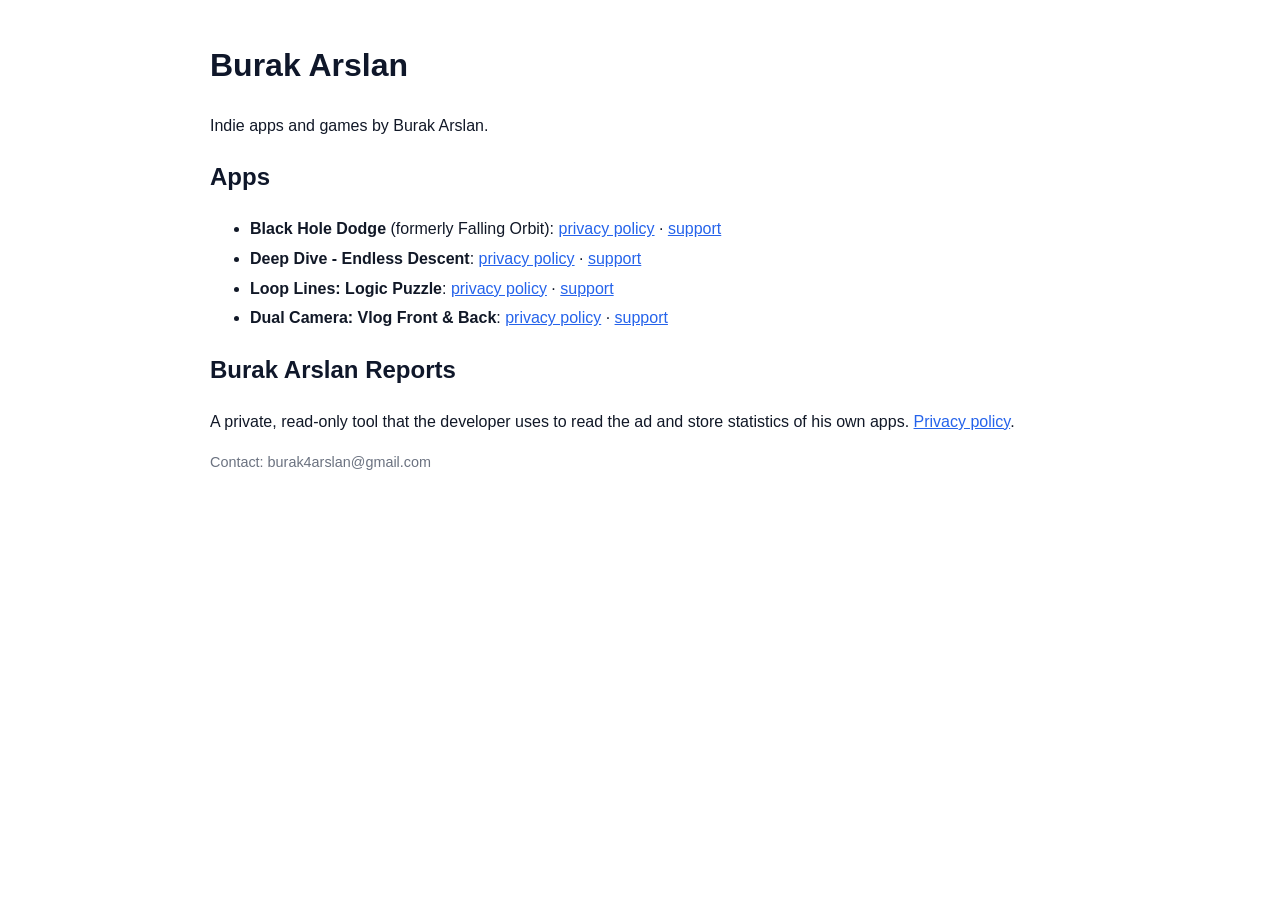
<file: index.html>
<!doctype html>
<html lang="en">
<head>
  <meta charset="utf-8">
  <meta name="viewport" content="width=device-width, initial-scale=1">
  <title>Burak Arslan</title>
  <link rel="stylesheet" href="style.css">
</head>
<body>
  <h1>Burak Arslan</h1>
  <p>Indie apps and games by Burak Arslan.</p>

  <h2>Apps</h2>
  <ul>
    <li><strong>Black Hole Dodge</strong> (formerly Falling Orbit):
      <a href="AppInfos/fo-privacy-policy.html">privacy policy</a> ·
      <a href="AppInfos/fo-support.html">support</a></li>
    <li><strong>Deep Dive - Endless Descent</strong>:
      <a href="AppInfos/dd-privacy-policy.html">privacy policy</a> ·
      <a href="AppInfos/dd-support.html">support</a></li>
    <li><strong>Loop Lines: Logic Puzzle</strong>:
      <a href="AppInfos/looplines-privacy-policy.html">privacy policy</a> ·
      <a href="AppInfos/looplines-support.html">support</a></li>
    <li><strong>Dual Camera: Vlog Front &amp; Back</strong>:
      <a href="AppInfos/dualcam-privacy-policy.html">privacy policy</a> ·
      <a href="AppInfos/dualcam-support.html">support</a></li>
  </ul>

  <h2>Burak Arslan Reports</h2>
  <p>A private, read-only tool that the developer uses to read the ad and store statistics of his own apps.
    <a href="reports-privacy.html">Privacy policy</a>.</p>

  <p class="muted">Contact: burak4arslan@gmail.com</p>
</body>
</html>
</file>
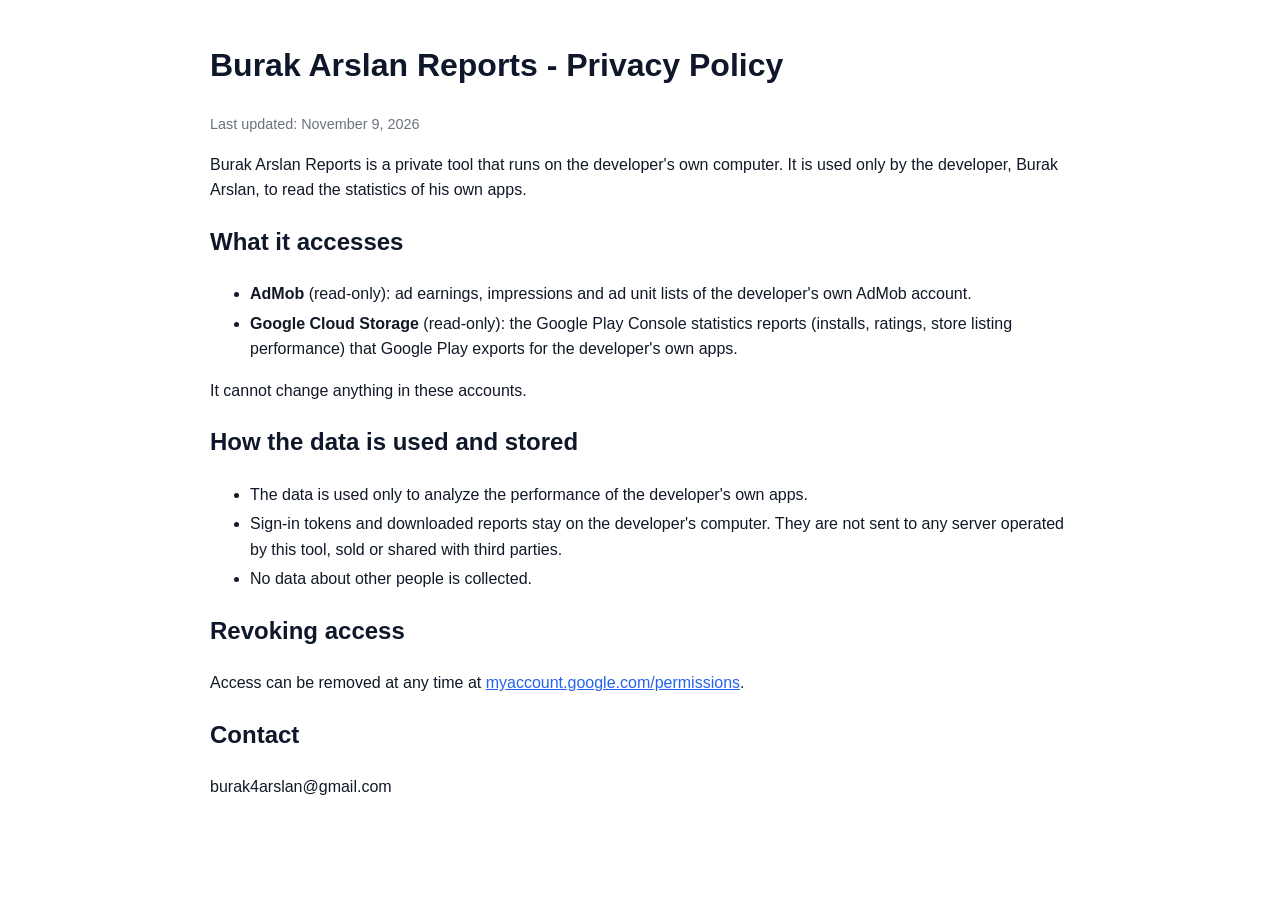
<file: reports-privacy.html>
<!doctype html>
<html lang="en">
<head>
  <meta charset="utf-8">
  <meta name="viewport" content="width=device-width, initial-scale=1">
  <title>Burak Arslan Reports - Privacy Policy</title>
  <link rel="stylesheet" href="style.css">
</head>
<body>
  <h1>Burak Arslan Reports - Privacy Policy</h1>
  <p class="muted">Last updated: November 9, 2026</p>

  <p>Burak Arslan Reports is a private tool that runs on the developer's own computer. It is used only by the
    developer, Burak Arslan, to read the statistics of his own apps.</p>

  <h2>What it accesses</h2>
  <ul>
    <li><strong>AdMob</strong> (read-only): ad earnings, impressions and ad unit lists of the developer's own AdMob account.</li>
    <li><strong>Google Cloud Storage</strong> (read-only): the Google Play Console statistics reports (installs, ratings,
      store listing performance) that Google Play exports for the developer's own apps.</li>
  </ul>
  <p>It cannot change anything in these accounts.</p>

  <h2>How the data is used and stored</h2>
  <ul>
    <li>The data is used only to analyze the performance of the developer's own apps.</li>
    <li>Sign-in tokens and downloaded reports stay on the developer's computer. They are not sent to any server
      operated by this tool, sold or shared with third parties.</li>
    <li>No data about other people is collected.</li>
  </ul>

  <h2>Revoking access</h2>
  <p>Access can be removed at any time at <a href="https://myaccount.google.com/permissions">myaccount.google.com/permissions</a>.</p>

  <h2>Contact</h2>
  <p>burak4arslan@gmail.com</p>
</body>
</html>
</file>
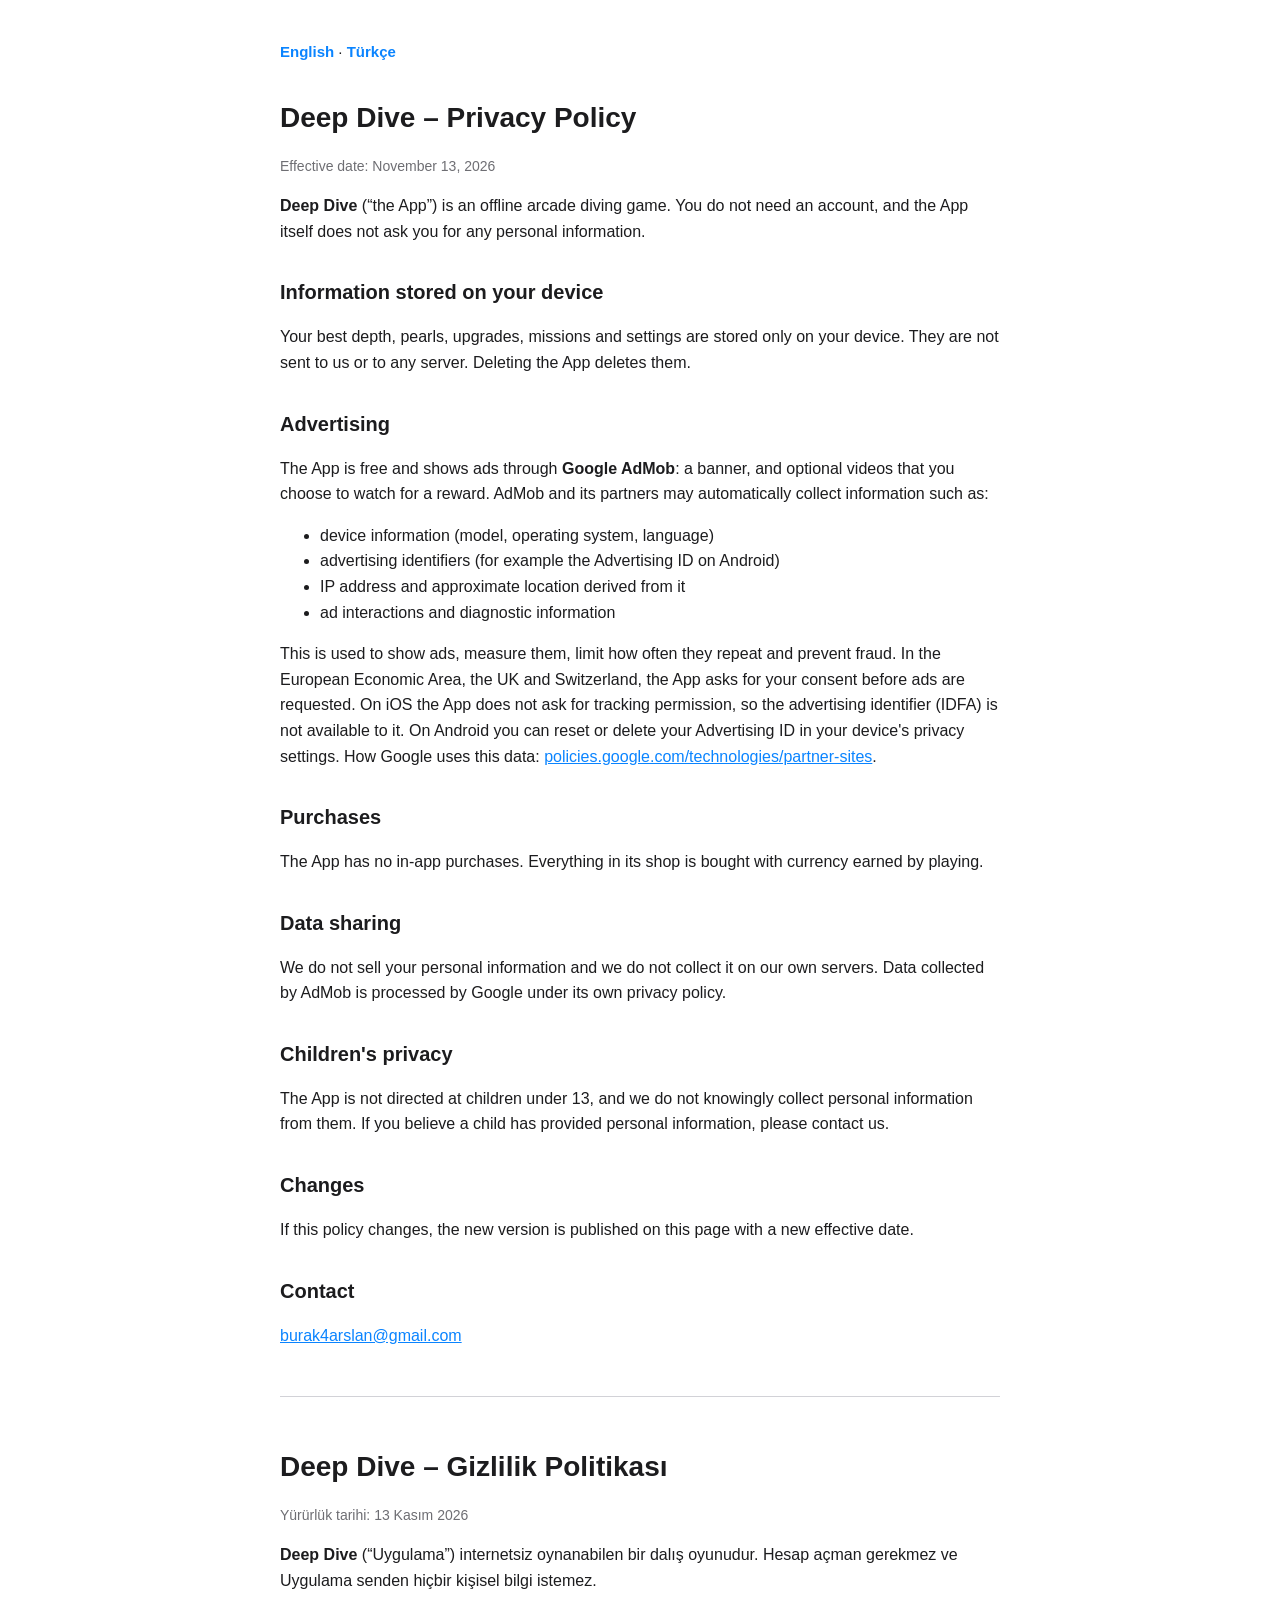
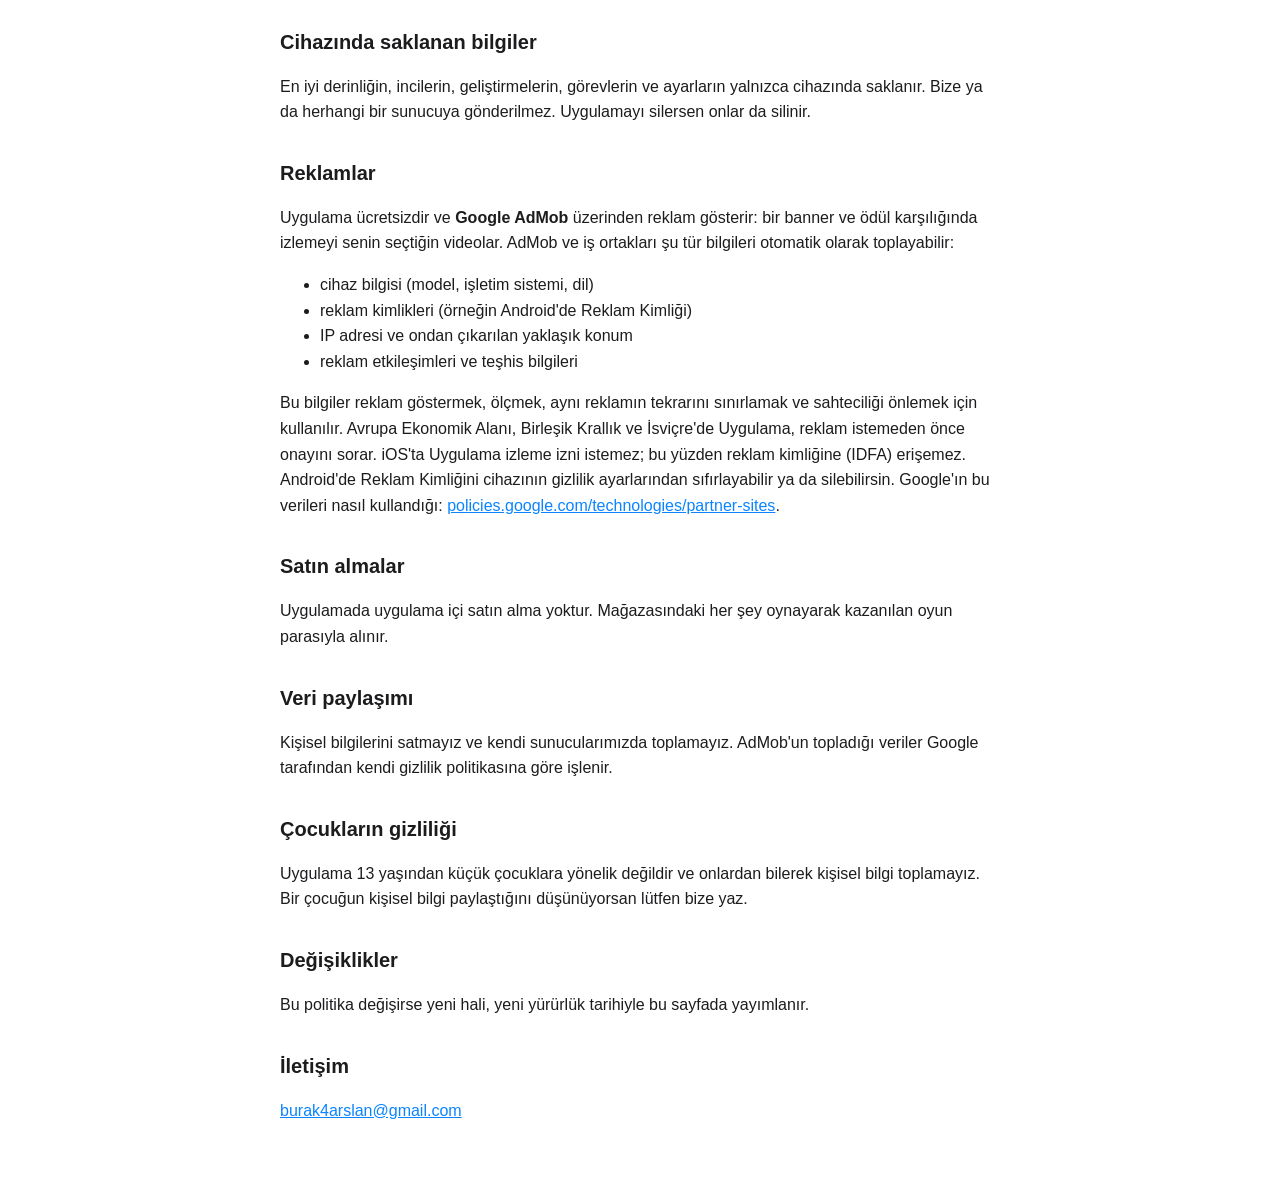
<file: AppInfos/dd-privacy-policy.html>
<!doctype html>
<html lang="en">
<head>
<meta charset="utf-8">
<meta name="viewport" content="width=device-width, initial-scale=1">
<title>Deep Dive – Privacy Policy</title>
<style>
  :root { color-scheme: light dark; --fg: #1c1c1e; --muted: #6e6e73; --bg: #ffffff; --line: #d2d2d7; }
  @media (prefers-color-scheme: dark) { :root { --fg: #f5f5f7; --muted: #a1a1a6; --bg: #000000; --line: #38383a; } }
  body { margin: 0; background: var(--bg); color: var(--fg); font: 16px/1.6 -apple-system, BlinkMacSystemFont, "Segoe UI", Roboto, sans-serif; }
  main { max-width: 720px; margin: 0 auto; padding: 40px 20px 64px; }
  h1 { font-size: 28px; margin: 0 0 4px; }
  h2 { font-size: 20px; margin: 32px 0 8px; }
  p, li { color: var(--fg); }
  .muted { color: var(--muted); font-size: 14px; }
  hr { border: 0; border-top: 1px solid var(--line); margin: 48px 0; }
  a { color: #0a84ff; }
  .langs { font-size: 15px; margin-bottom: 32px; }
  .langs a { font-weight: 600; text-decoration: none; }
</style>
</head>
<body>
<main>
  <nav class="langs"><a href="#en" lang="en">English</a> · <a href="#tr" lang="tr">Türkçe</a></nav>

  <section id="en">
    <h1>Deep Dive – Privacy Policy</h1>
    <p class="muted">Effective date: November 13, 2026</p>
    <p><strong>Deep Dive</strong> (“the App”) is an offline arcade diving game. You do not need an account, and the App itself does not ask you for any personal information.</p>

    <h2>Information stored on your device</h2>
    <p>Your best depth, pearls, upgrades, missions and settings are stored only on your device. They are not sent to us or to any server. Deleting the App deletes them.</p>

    <h2>Advertising</h2>
    <p>The App is free and shows ads through <strong>Google AdMob</strong>: a banner, and optional videos that you choose to watch for a reward. AdMob and its partners may automatically collect information such as:</p>
    <ul>
      <li>device information (model, operating system, language)</li>
      <li>advertising identifiers (for example the Advertising ID on Android)</li>
      <li>IP address and approximate location derived from it</li>
      <li>ad interactions and diagnostic information</li>
    </ul>
    <p>This is used to show ads, measure them, limit how often they repeat and prevent fraud. In the European Economic Area, the UK and Switzerland, the App asks for your consent before ads are requested. On iOS the App does not ask for tracking permission, so the advertising identifier (IDFA) is not available to it. On Android you can reset or delete your Advertising ID in your device's privacy settings. How Google uses this data: <a href="https://policies.google.com/technologies/partner-sites">policies.google.com/technologies/partner-sites</a>.</p>

    <h2>Purchases</h2>
    <p>The App has no in-app purchases. Everything in its shop is bought with currency earned by playing.</p>

    <h2>Data sharing</h2>
    <p>We do not sell your personal information and we do not collect it on our own servers. Data collected by AdMob is processed by Google under its own privacy policy.</p>

    <h2>Children's privacy</h2>
    <p>The App is not directed at children under 13, and we do not knowingly collect personal information from them. If you believe a child has provided personal information, please contact us.</p>

    <h2>Changes</h2>
    <p>If this policy changes, the new version is published on this page with a new effective date.</p>

    <h2>Contact</h2>
    <p><a href="mailto:burak4arslan@gmail.com">burak4arslan@gmail.com</a></p>
  </section>

  <hr>

  <section id="tr" lang="tr">
    <h1>Deep Dive – Gizlilik Politikası</h1>
    <p class="muted">Yürürlük tarihi: 13 Kasım 2026</p>
    <p><strong>Deep Dive</strong> (“Uygulama”) internetsiz oynanabilen bir dalış oyunudur. Hesap açman gerekmez ve Uygulama senden hiçbir kişisel bilgi istemez.</p>

    <h2>Cihazında saklanan bilgiler</h2>
    <p>En iyi derinliğin, incilerin, geliştirmelerin, görevlerin ve ayarların yalnızca cihazında saklanır. Bize ya da herhangi bir sunucuya gönderilmez. Uygulamayı silersen onlar da silinir.</p>

    <h2>Reklamlar</h2>
    <p>Uygulama ücretsizdir ve <strong>Google AdMob</strong> üzerinden reklam gösterir: bir banner ve ödül karşılığında izlemeyi senin seçtiğin videolar. AdMob ve iş ortakları şu tür bilgileri otomatik olarak toplayabilir:</p>
    <ul>
      <li>cihaz bilgisi (model, işletim sistemi, dil)</li>
      <li>reklam kimlikleri (örneğin Android'de Reklam Kimliği)</li>
      <li>IP adresi ve ondan çıkarılan yaklaşık konum</li>
      <li>reklam etkileşimleri ve teşhis bilgileri</li>
    </ul>
    <p>Bu bilgiler reklam göstermek, ölçmek, aynı reklamın tekrarını sınırlamak ve sahteciliği önlemek için kullanılır. Avrupa Ekonomik Alanı, Birleşik Krallık ve İsviçre'de Uygulama, reklam istemeden önce onayını sorar. iOS'ta Uygulama izleme izni istemez; bu yüzden reklam kimliğine (IDFA) erişemez. Android'de Reklam Kimliğini cihazının gizlilik ayarlarından sıfırlayabilir ya da silebilirsin. Google'ın bu verileri nasıl kullandığı: <a href="https://policies.google.com/technologies/partner-sites">policies.google.com/technologies/partner-sites</a>.</p>

    <h2>Satın almalar</h2>
    <p>Uygulamada uygulama içi satın alma yoktur. Mağazasındaki her şey oynayarak kazanılan oyun parasıyla alınır.</p>

    <h2>Veri paylaşımı</h2>
    <p>Kişisel bilgilerini satmayız ve kendi sunucularımızda toplamayız. AdMob'un topladığı veriler Google tarafından kendi gizlilik politikasına göre işlenir.</p>

    <h2>Çocukların gizliliği</h2>
    <p>Uygulama 13 yaşından küçük çocuklara yönelik değildir ve onlardan bilerek kişisel bilgi toplamayız. Bir çocuğun kişisel bilgi paylaştığını düşünüyorsan lütfen bize yaz.</p>

    <h2>Değişiklikler</h2>
    <p>Bu politika değişirse yeni hali, yeni yürürlük tarihiyle bu sayfada yayımlanır.</p>

    <h2>İletişim</h2>
    <p><a href="mailto:burak4arslan@gmail.com">burak4arslan@gmail.com</a></p>
  </section>
</main>
</body>
</html>
</file>
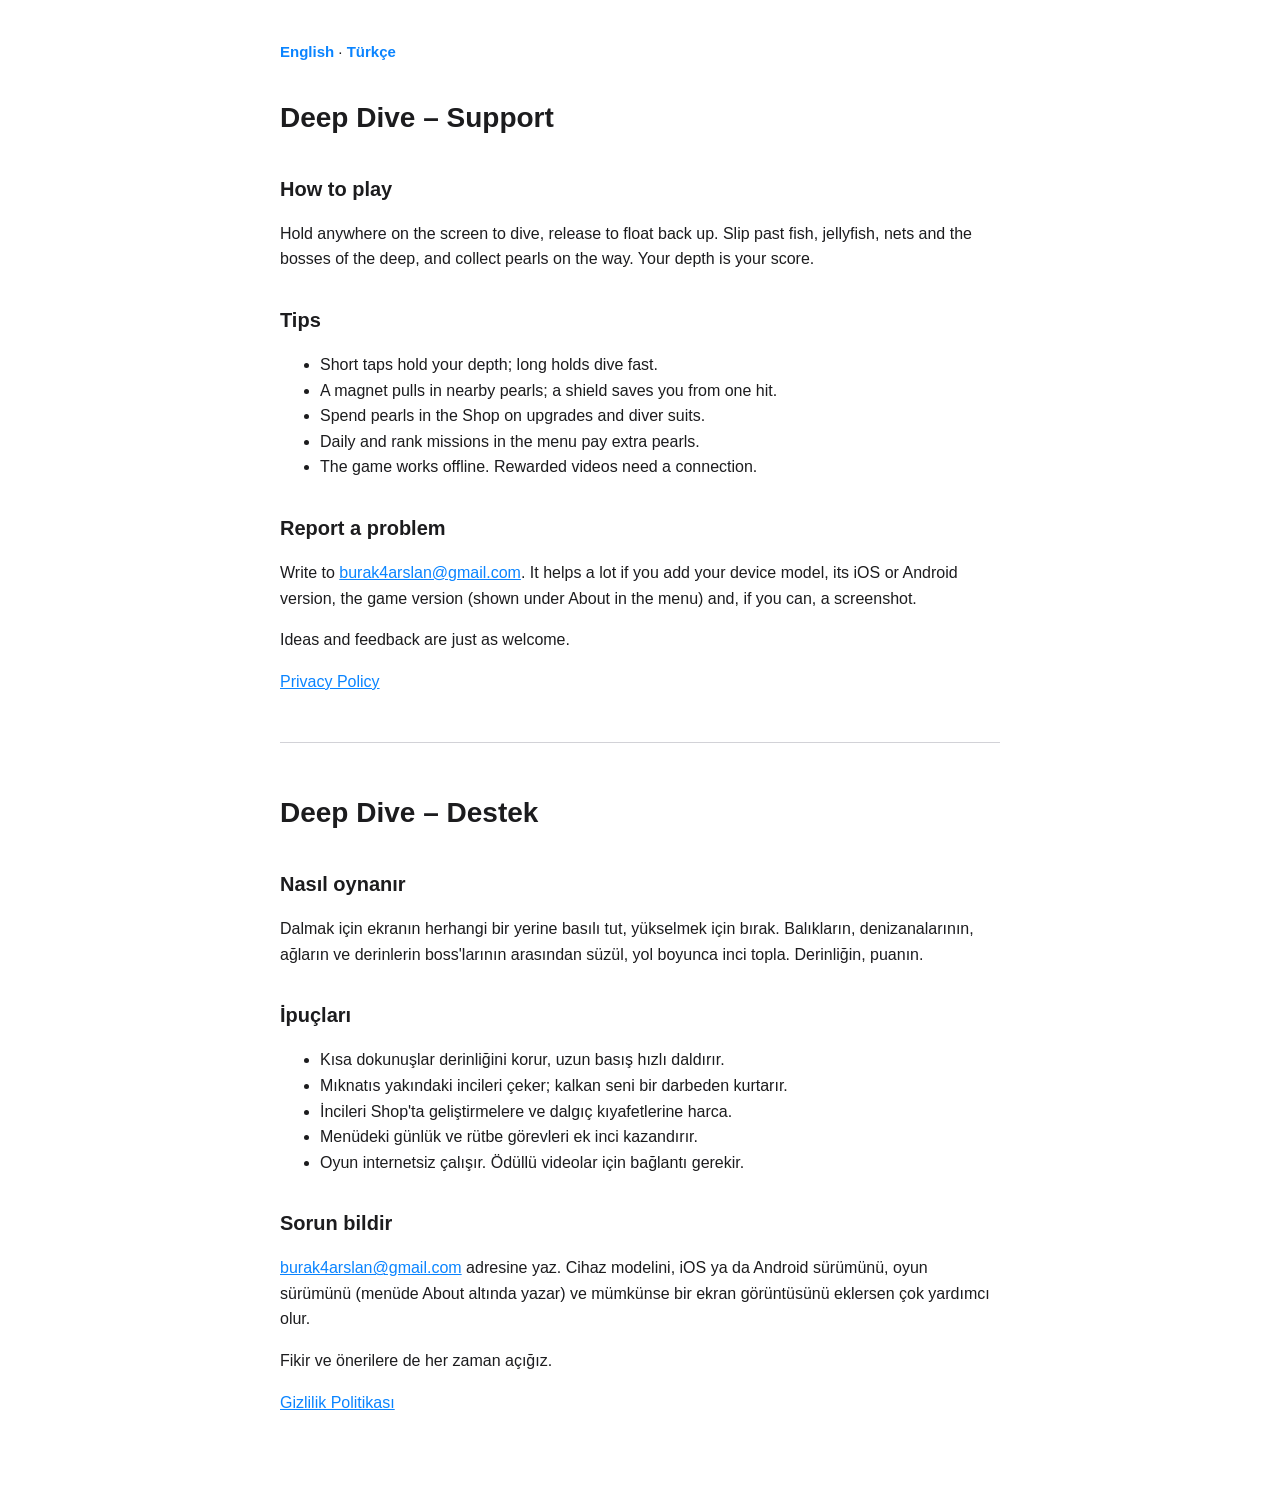
<file: AppInfos/dd-support.html>
<!doctype html>
<html lang="en">
<head>
<meta charset="utf-8">
<meta name="viewport" content="width=device-width, initial-scale=1">
<title>Deep Dive – Support</title>
<style>
  :root { color-scheme: light dark; --fg: #1c1c1e; --muted: #6e6e73; --bg: #ffffff; --line: #d2d2d7; }
  @media (prefers-color-scheme: dark) { :root { --fg: #f5f5f7; --muted: #a1a1a6; --bg: #000000; --line: #38383a; } }
  body { margin: 0; background: var(--bg); color: var(--fg); font: 16px/1.6 -apple-system, BlinkMacSystemFont, "Segoe UI", Roboto, sans-serif; }
  main { max-width: 720px; margin: 0 auto; padding: 40px 20px 64px; }
  h1 { font-size: 28px; margin: 0 0 4px; }
  h2 { font-size: 20px; margin: 32px 0 8px; }
  p, li { color: var(--fg); }
  .muted { color: var(--muted); font-size: 14px; }
  hr { border: 0; border-top: 1px solid var(--line); margin: 48px 0; }
  a { color: #0a84ff; }
  .langs { font-size: 15px; margin-bottom: 32px; }
  .langs a { font-weight: 600; text-decoration: none; }
</style>
</head>
<body>
<main>
  <nav class="langs"><a href="#en" lang="en">English</a> · <a href="#tr" lang="tr">Türkçe</a></nav>

  <section id="en">
    <h1>Deep Dive – Support</h1>
    <h2>How to play</h2>
    <p>Hold anywhere on the screen to dive, release to float back up. Slip past fish, jellyfish, nets and the bosses of the deep, and collect pearls on the way. Your depth is your score.</p>
    <h2>Tips</h2>
    <ul>
      <li>Short taps hold your depth; long holds dive fast.</li>
      <li>A magnet pulls in nearby pearls; a shield saves you from one hit.</li>
      <li>Spend pearls in the Shop on upgrades and diver suits.</li>
      <li>Daily and rank missions in the menu pay extra pearls.</li>
      <li>The game works offline. Rewarded videos need a connection.</li>
    </ul>
    <h2>Report a problem</h2>
    <p>Write to <a href="mailto:burak4arslan@gmail.com">burak4arslan@gmail.com</a>. It helps a lot if you add your device model, its iOS or Android version, the game version (shown under About in the menu) and, if you can, a screenshot.</p>
    <p>Ideas and feedback are just as welcome.</p>
    <p><a href="dd-privacy-policy.html">Privacy Policy</a></p>
  </section>

  <hr>

  <section id="tr" lang="tr">
    <h1>Deep Dive – Destek</h1>
    <h2>Nasıl oynanır</h2>
    <p>Dalmak için ekranın herhangi bir yerine basılı tut, yükselmek için bırak. Balıkların, denizanalarının, ağların ve derinlerin boss'larının arasından süzül, yol boyunca inci topla. Derinliğin, puanın.</p>
    <h2>İpuçları</h2>
    <ul>
      <li>Kısa dokunuşlar derinliğini korur, uzun basış hızlı daldırır.</li>
      <li>Mıknatıs yakındaki incileri çeker; kalkan seni bir darbeden kurtarır.</li>
      <li>İncileri Shop'ta geliştirmelere ve dalgıç kıyafetlerine harca.</li>
      <li>Menüdeki günlük ve rütbe görevleri ek inci kazandırır.</li>
      <li>Oyun internetsiz çalışır. Ödüllü videolar için bağlantı gerekir.</li>
    </ul>
    <h2>Sorun bildir</h2>
    <p><a href="mailto:burak4arslan@gmail.com">burak4arslan@gmail.com</a> adresine yaz. Cihaz modelini, iOS ya da Android sürümünü, oyun sürümünü (menüde About altında yazar) ve mümkünse bir ekran görüntüsünü eklersen çok yardımcı olur.</p>
    <p>Fikir ve önerilere de her zaman açığız.</p>
    <p><a href="dd-privacy-policy.html">Gizlilik Politikası</a></p>
  </section>
</main>
</body>
</html>
</file>
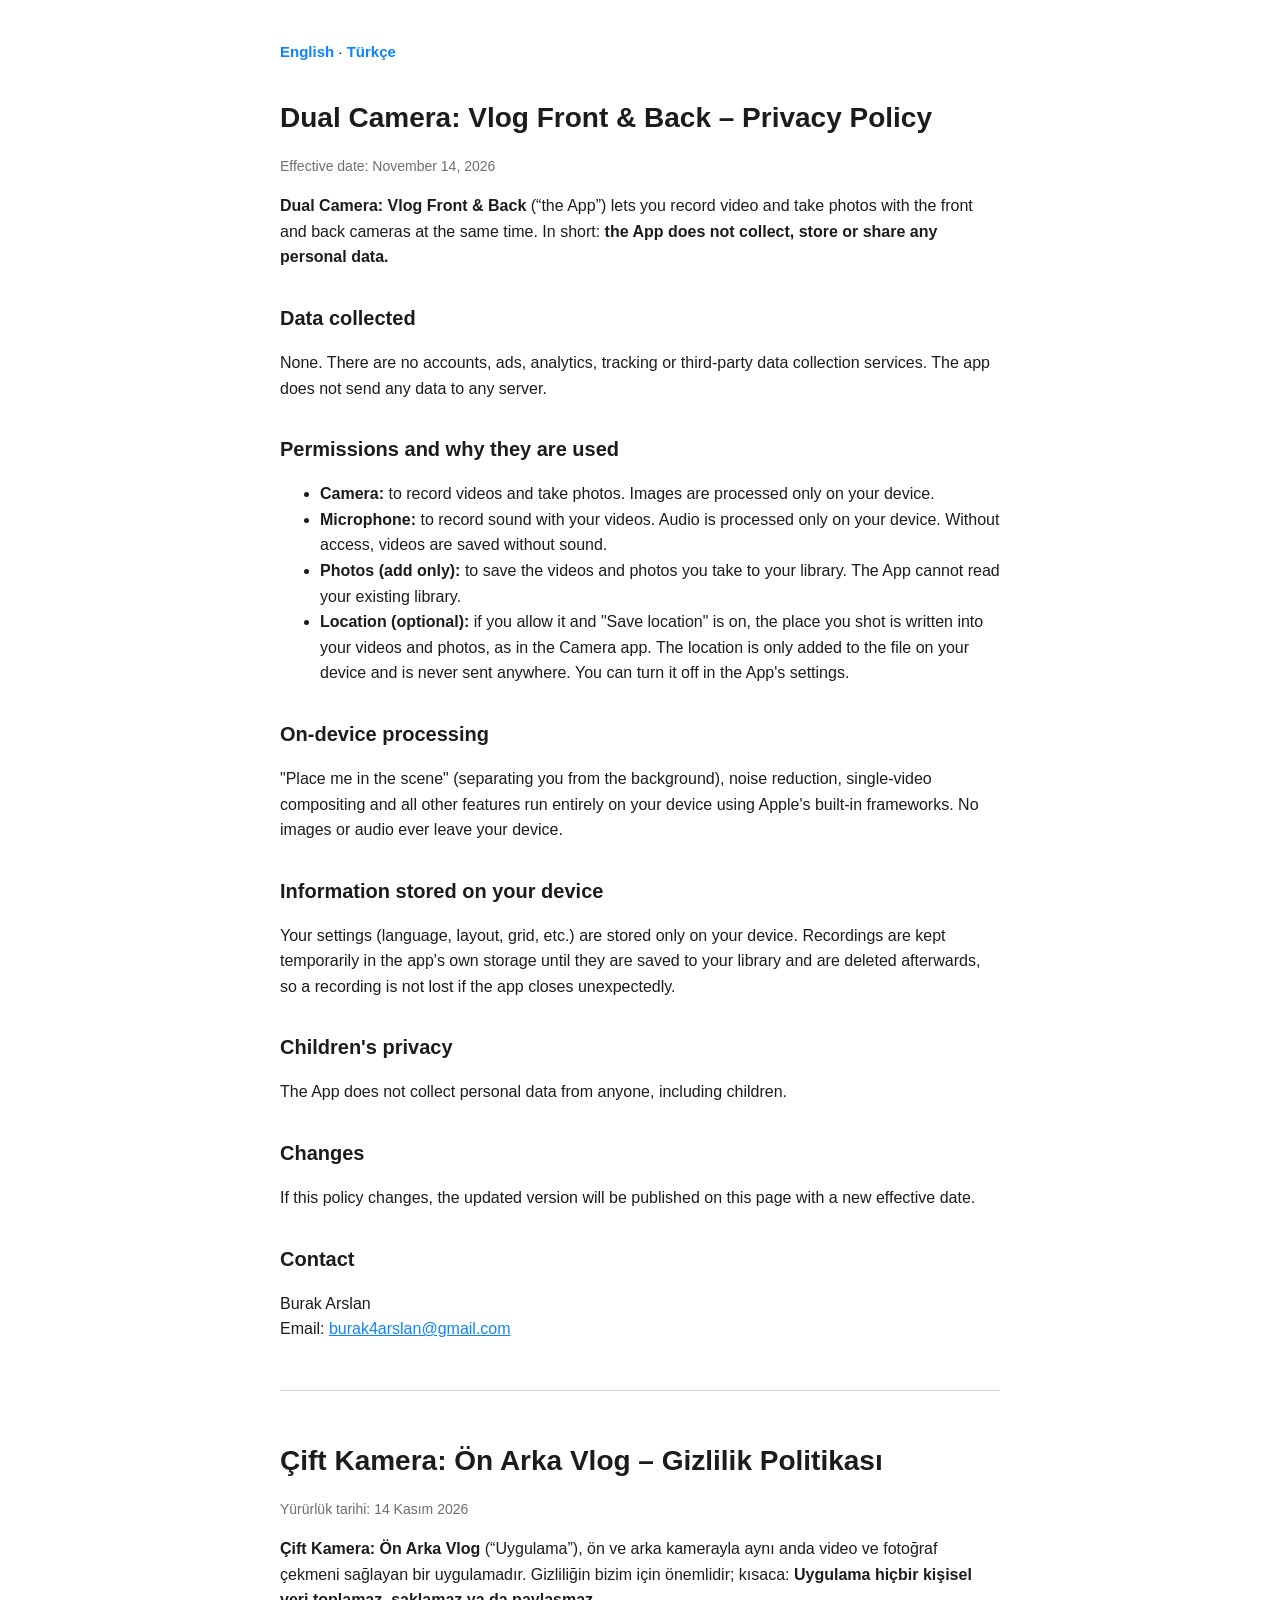
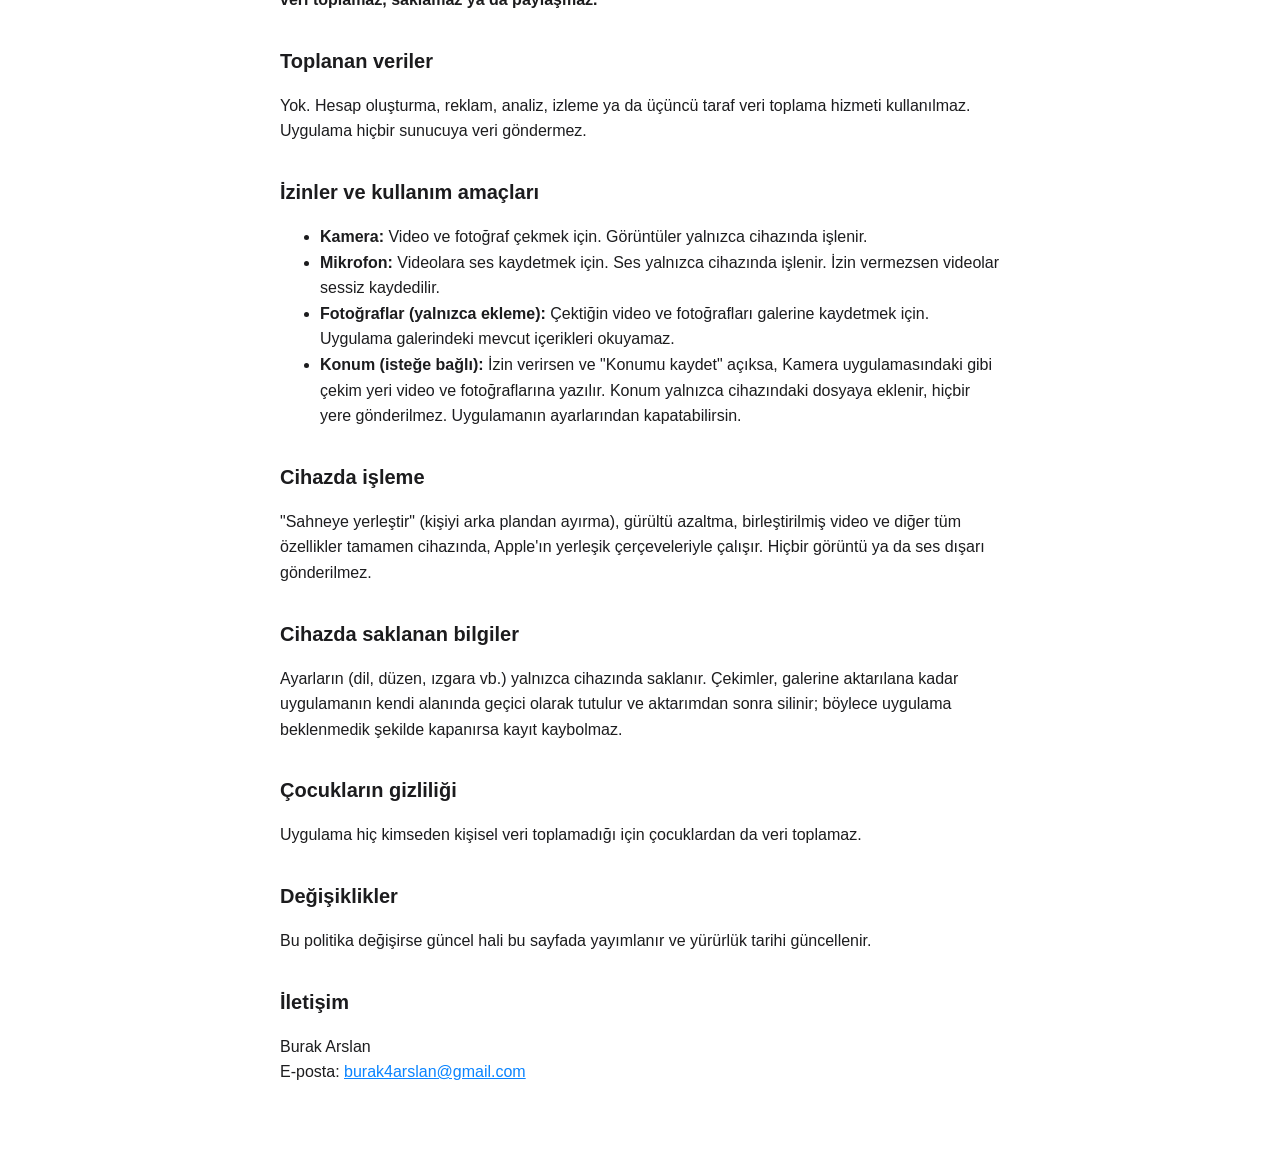
<file: AppInfos/dualcam-privacy-policy.html>
<!doctype html>
<html lang="en">
<head>
<meta charset="utf-8">
<meta name="viewport" content="width=device-width, initial-scale=1">
<title>Dual Camera: Vlog Front &amp; Back – Privacy Policy</title>
<style>
  :root { color-scheme: light dark; --fg: #1c1c1e; --muted: #6e6e73; --bg: #ffffff; --line: #d2d2d7; }
  @media (prefers-color-scheme: dark) { :root { --fg: #f5f5f7; --muted: #a1a1a6; --bg: #000000; --line: #38383a; } }
  body { margin: 0; background: var(--bg); color: var(--fg); font: 16px/1.6 -apple-system, BlinkMacSystemFont, "Segoe UI", Roboto, sans-serif; }
  main { max-width: 720px; margin: 0 auto; padding: 40px 20px 64px; }
  h1 { font-size: 28px; margin: 0 0 4px; }
  h2 { font-size: 20px; margin: 32px 0 8px; }
  p, li { color: var(--fg); }
  .muted { color: var(--muted); font-size: 14px; }
  hr { border: 0; border-top: 1px solid var(--line); margin: 48px 0; }
  a { color: #0a84ff; }
  .langs { font-size: 15px; margin-bottom: 32px; }
  .langs a { font-weight: 600; text-decoration: none; }
</style>
</head>
<body>
<main>
  <nav class="langs"><a href="#en" lang="en">English</a> · <a href="#tr" lang="tr">Türkçe</a></nav>

  <section id="en">
    <h1>Dual Camera: Vlog Front &amp; Back – Privacy Policy</h1>
    <p class="muted">Effective date: November 14, 2026</p>
    <div>
      <p><strong>Dual Camera: Vlog Front &amp; Back</strong> (“the App”) lets you record video and take photos with the front and back cameras at the same time. In short: <strong>the App does not collect, store or share any personal data.</strong></p>

      <h2>Data collected</h2>
      <p>None. There are no accounts, ads, analytics, tracking or third-party data collection services. The app does not send any data to any server.</p>

      <h2>Permissions and why they are used</h2>
      <ul>
        <li><strong>Camera:</strong> to record videos and take photos. Images are processed only on your device.</li>
        <li><strong>Microphone:</strong> to record sound with your videos. Audio is processed only on your device. Without access, videos are saved without sound.</li>
        <li><strong>Photos (add only):</strong> to save the videos and photos you take to your library. The App cannot read your existing library.</li>
        <li><strong>Location (optional):</strong> if you allow it and "Save location" is on, the place you shot is written into your videos and photos, as in the Camera app. The location is only added to the file on your device and is never sent anywhere. You can turn it off in the App's settings.</li>
      </ul>

      <h2>On-device processing</h2>
      <p>"Place me in the scene" (separating you from the background), noise reduction, single-video compositing and all other features run entirely on your device using Apple's built-in frameworks. No images or audio ever leave your device.</p>

      <h2>Information stored on your device</h2>
      <p>Your settings (language, layout, grid, etc.) are stored only on your device. Recordings are kept temporarily in the app's own storage until they are saved to your library and are deleted afterwards, so a recording is not lost if the app closes unexpectedly.</p>

      <h2>Children's privacy</h2>
      <p>The App does not collect personal data from anyone, including children.</p>

      <h2>Changes</h2>
      <p>If this policy changes, the updated version will be published on this page with a new effective date.</p>

      <h2>Contact</h2>
      <p>Burak Arslan<br>Email: <a href="mailto:burak4arslan@gmail.com">burak4arslan@gmail.com</a></p>
    </div>
  </section>

  <hr>

  <section id="tr" lang="tr">
    <h1>Çift Kamera: Ön Arka Vlog – Gizlilik Politikası</h1>
    <p class="muted">Yürürlük tarihi: 14 Kasım 2026</p>

    <p><strong>Çift Kamera: Ön Arka Vlog</strong> (“Uygulama”), ön ve arka kamerayla aynı anda video ve fotoğraf çekmeni sağlayan bir uygulamadır. Gizliliğin bizim için önemlidir; kısaca: <strong>Uygulama hiçbir kişisel veri toplamaz, saklamaz ya da paylaşmaz.</strong></p>

    <h2>Toplanan veriler</h2>
    <p>Yok. Hesap oluşturma, reklam, analiz, izleme ya da üçüncü taraf veri toplama hizmeti kullanılmaz. Uygulama hiçbir sunucuya veri göndermez.</p>

    <h2>İzinler ve kullanım amaçları</h2>
    <ul>
      <li><strong>Kamera:</strong> Video ve fotoğraf çekmek için. Görüntüler yalnızca cihazında işlenir.</li>
      <li><strong>Mikrofon:</strong> Videolara ses kaydetmek için. Ses yalnızca cihazında işlenir. İzin vermezsen videolar sessiz kaydedilir.</li>
      <li><strong>Fotoğraflar (yalnızca ekleme):</strong> Çektiğin video ve fotoğrafları galerine kaydetmek için. Uygulama galerindeki mevcut içerikleri okuyamaz.</li>
      <li><strong>Konum (isteğe bağlı):</strong> İzin verirsen ve "Konumu kaydet" açıksa, Kamera uygulamasındaki gibi çekim yeri video ve fotoğraflarına yazılır. Konum yalnızca cihazındaki dosyaya eklenir, hiçbir yere gönderilmez. Uygulamanın ayarlarından kapatabilirsin.</li>
    </ul>

    <h2>Cihazda işleme</h2>
    <p>"Sahneye yerleştir" (kişiyi arka plandan ayırma), gürültü azaltma, birleştirilmiş video ve diğer tüm özellikler tamamen cihazında, Apple'ın yerleşik çerçeveleriyle çalışır. Hiçbir görüntü ya da ses dışarı gönderilmez.</p>

    <h2>Cihazda saklanan bilgiler</h2>
    <p>Ayarların (dil, düzen, ızgara vb.) yalnızca cihazında saklanır. Çekimler, galerine aktarılana kadar uygulamanın kendi alanında geçici olarak tutulur ve aktarımdan sonra silinir; böylece uygulama beklenmedik şekilde kapanırsa kayıt kaybolmaz.</p>

    <h2>Çocukların gizliliği</h2>
    <p>Uygulama hiç kimseden kişisel veri toplamadığı için çocuklardan da veri toplamaz.</p>

    <h2>Değişiklikler</h2>
    <p>Bu politika değişirse güncel hali bu sayfada yayımlanır ve yürürlük tarihi güncellenir.</p>

    <h2>İletişim</h2>
    <p>Burak Arslan<br>E-posta: <a href="mailto:burak4arslan@gmail.com">burak4arslan@gmail.com</a></p>
  </section>
</main>
<script>if (/^tr\b/i.test(navigator.language) && !location.hash) location.replace('#tr');</script>
</body>
</html>
</file>
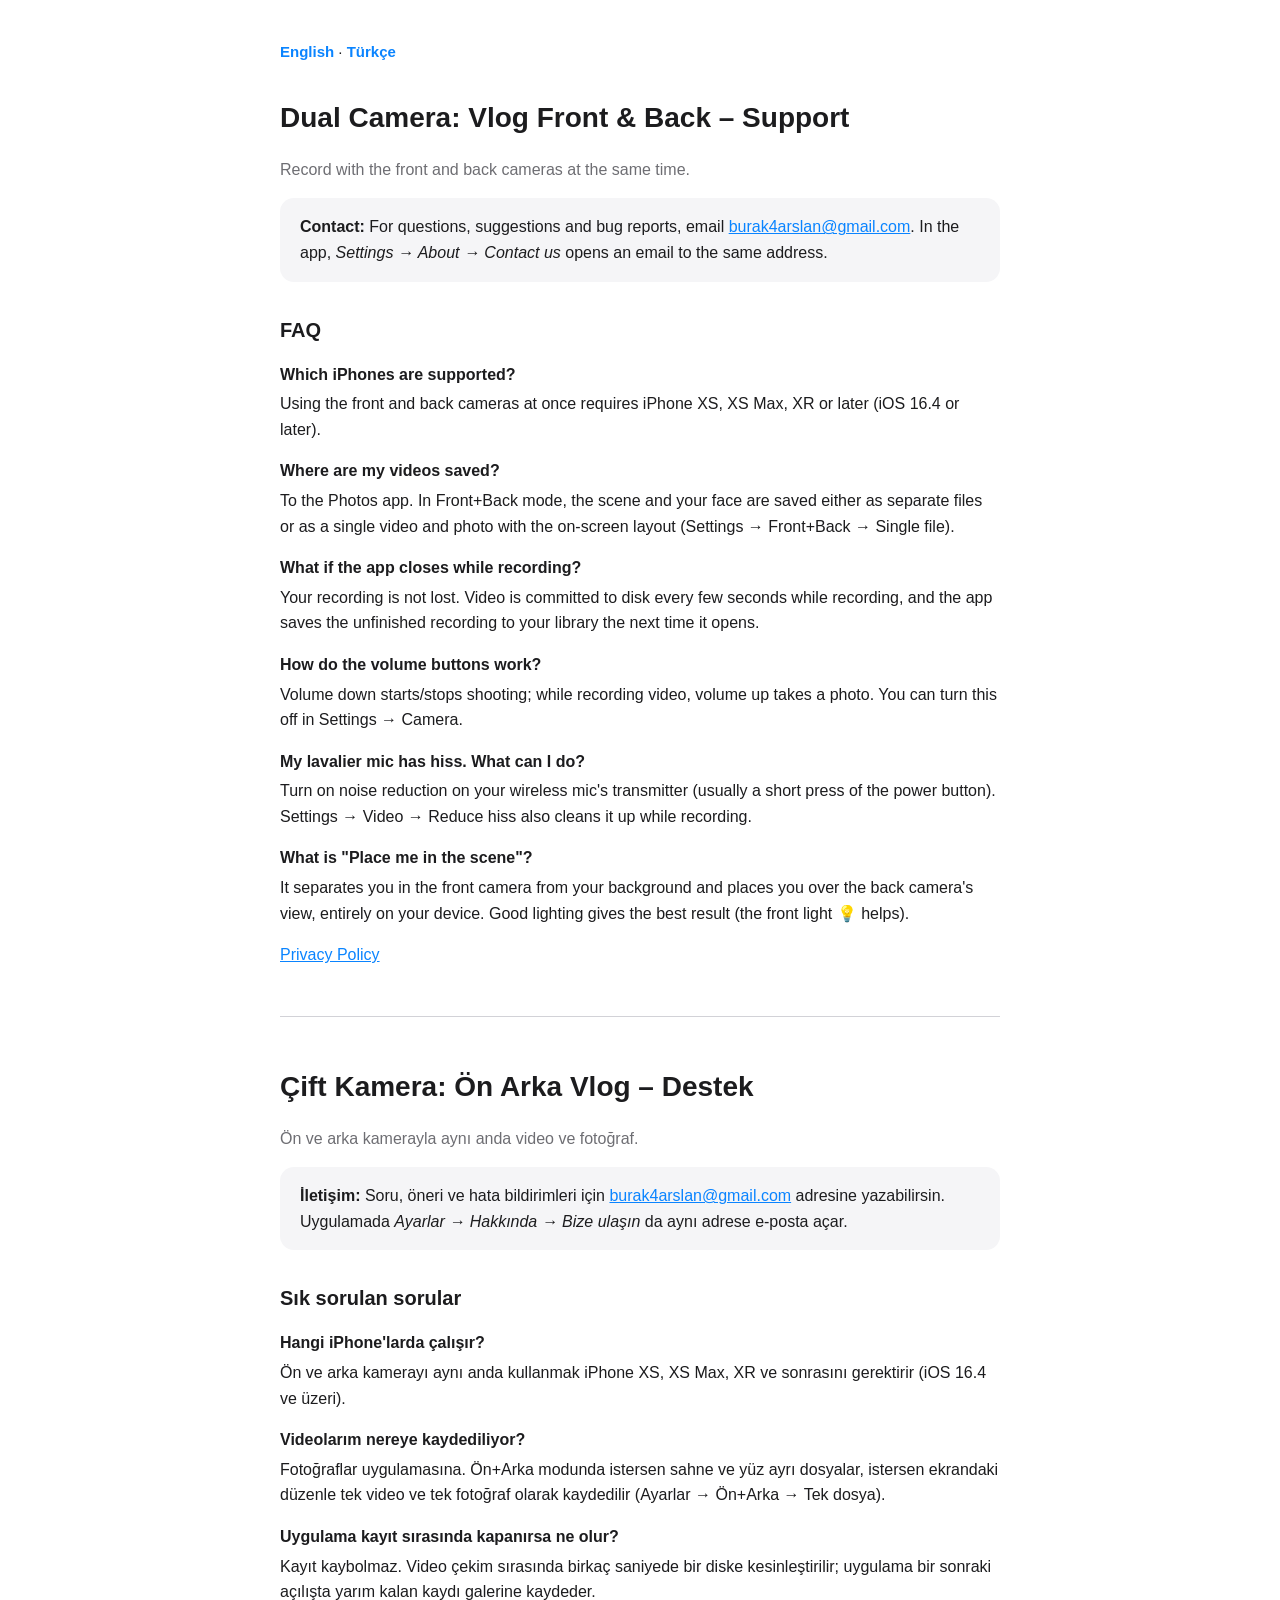
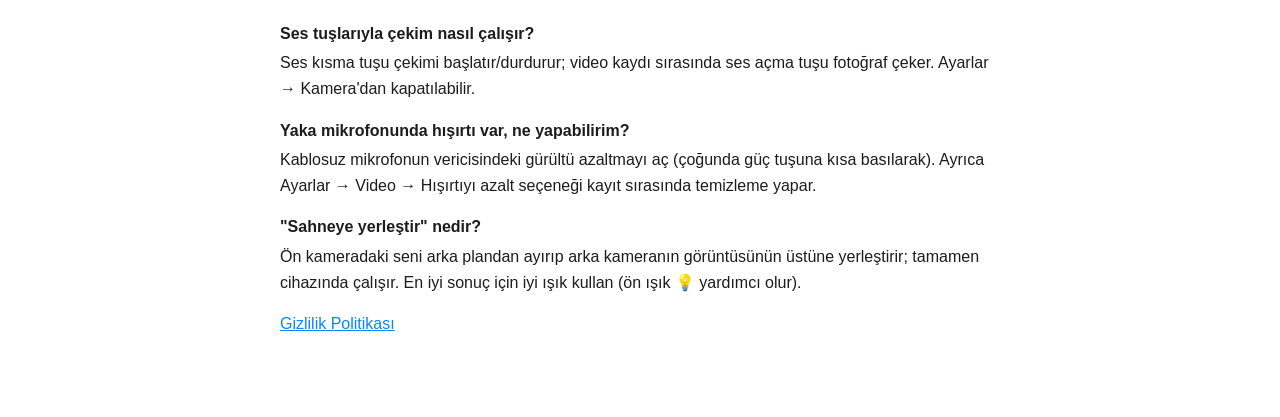
<file: AppInfos/dualcam-support.html>
<!doctype html>
<html lang="en">
<head>
<meta charset="utf-8">
<meta name="viewport" content="width=device-width, initial-scale=1">
<title>Dual Camera: Vlog Front &amp; Back – Support</title>
<style>
  :root { color-scheme: light dark; --fg: #1c1c1e; --muted: #6e6e73; --bg: #ffffff; --line: #d2d2d7; --card: #f5f5f7; }
  @media (prefers-color-scheme: dark) { :root { --fg: #f5f5f7; --muted: #a1a1a6; --bg: #000000; --line: #38383a; --card: #1c1c1e; } }
  body { margin: 0; background: var(--bg); color: var(--fg); font: 16px/1.6 -apple-system, BlinkMacSystemFont, "Segoe UI", Roboto, sans-serif; }
  main { max-width: 720px; margin: 0 auto; padding: 40px 20px 64px; }
  h1 { font-size: 28px; margin: 0 0 4px; }
  h2 { font-size: 20px; margin: 32px 0 8px; }
  .muted { color: var(--muted); }
  .card { background: var(--card); border-radius: 14px; padding: 16px 20px; margin: 16px 0; }
  dt { font-weight: 600; margin-top: 16px; }
  dd { margin: 4px 0 0; }
  hr { border: 0; border-top: 1px solid var(--line); margin: 48px 0; }
  a { color: #0a84ff; }
  .langs { font-size: 15px; margin-bottom: 32px; }
  .langs a { font-weight: 600; text-decoration: none; }
</style>
</head>
<body>
<main>
  <nav class="langs"><a href="#en" lang="en">English</a> · <a href="#tr" lang="tr">Türkçe</a></nav>

  <section id="en">
    <h1>Dual Camera: Vlog Front &amp; Back – Support</h1>
    <p class="muted">Record with the front and back cameras at the same time.</p>

    <div class="card">
      <strong>Contact:</strong> For questions, suggestions and bug reports, email
      <a href="mailto:burak4arslan@gmail.com">burak4arslan@gmail.com</a>.
      In the app, <em>Settings → About → Contact us</em> opens an email to the same address.
    </div>

    <h2>FAQ</h2>
    <dl>
      <dt>Which iPhones are supported?</dt>
      <dd>Using the front and back cameras at once requires iPhone XS, XS Max, XR or later (iOS 16.4 or later).</dd>

      <dt>Where are my videos saved?</dt>
      <dd>To the Photos app. In Front+Back mode, the scene and your face are saved either as separate files or as a single video and photo with the on-screen layout (Settings → Front+Back → Single file).</dd>

      <dt>What if the app closes while recording?</dt>
      <dd>Your recording is not lost. Video is committed to disk every few seconds while recording, and the app saves the unfinished recording to your library the next time it opens.</dd>

      <dt>How do the volume buttons work?</dt>
      <dd>Volume down starts/stops shooting; while recording video, volume up takes a photo. You can turn this off in Settings → Camera.</dd>

      <dt>My lavalier mic has hiss. What can I do?</dt>
      <dd>Turn on noise reduction on your wireless mic's transmitter (usually a short press of the power button). Settings → Video → Reduce hiss also cleans it up while recording.</dd>

      <dt>What is "Place me in the scene"?</dt>
      <dd>It separates you in the front camera from your background and places you over the back camera's view, entirely on your device. Good lighting gives the best result (the front light 💡 helps).</dd>
    </dl>

    <p><a href="dualcam-privacy-policy.html">Privacy Policy</a></p>
  </section>

  <hr>

  <section id="tr" lang="tr">
    <h1>Çift Kamera: Ön Arka Vlog – Destek</h1>
    <p class="muted">Ön ve arka kamerayla aynı anda video ve fotoğraf.</p>

    <div class="card">
      <strong>İletişim:</strong> Soru, öneri ve hata bildirimleri için
      <a href="mailto:burak4arslan@gmail.com">burak4arslan@gmail.com</a> adresine yazabilirsin.
      Uygulamada <em>Ayarlar → Hakkında → Bize ulaşın</em> da aynı adrese e-posta açar.
    </div>

    <h2>Sık sorulan sorular</h2>
    <dl>
      <dt>Hangi iPhone'larda çalışır?</dt>
      <dd>Ön ve arka kamerayı aynı anda kullanmak iPhone XS, XS Max, XR ve sonrasını gerektirir (iOS 16.4 ve üzeri).</dd>

      <dt>Videolarım nereye kaydediliyor?</dt>
      <dd>Fotoğraflar uygulamasına. Ön+Arka modunda istersen sahne ve yüz ayrı dosyalar, istersen ekrandaki düzenle tek video ve tek fotoğraf olarak kaydedilir (Ayarlar → Ön+Arka → Tek dosya).</dd>

      <dt>Uygulama kayıt sırasında kapanırsa ne olur?</dt>
      <dd>Kayıt kaybolmaz. Video çekim sırasında birkaç saniyede bir diske kesinleştirilir; uygulama bir sonraki açılışta yarım kalan kaydı galerine kaydeder.</dd>

      <dt>Ses tuşlarıyla çekim nasıl çalışır?</dt>
      <dd>Ses kısma tuşu çekimi başlatır/durdurur; video kaydı sırasında ses açma tuşu fotoğraf çeker. Ayarlar → Kamera'dan kapatılabilir.</dd>

      <dt>Yaka mikrofonunda hışırtı var, ne yapabilirim?</dt>
      <dd>Kablosuz mikrofonun vericisindeki gürültü azaltmayı aç (çoğunda güç tuşuna kısa basılarak). Ayrıca Ayarlar → Video → Hışırtıyı azalt seçeneği kayıt sırasında temizleme yapar.</dd>

      <dt>"Sahneye yerleştir" nedir?</dt>
      <dd>Ön kameradaki seni arka plandan ayırıp arka kameranın görüntüsünün üstüne yerleştirir; tamamen cihazında çalışır. En iyi sonuç için iyi ışık kullan (ön ışık 💡 yardımcı olur).</dd>
    </dl>

    <p><a href="dualcam-privacy-policy.html">Gizlilik Politikası</a></p>
  </section>
</main>
<script>if (/^tr\b/i.test(navigator.language) && !location.hash) location.replace('#tr');</script>
</body>
</html>
</file>
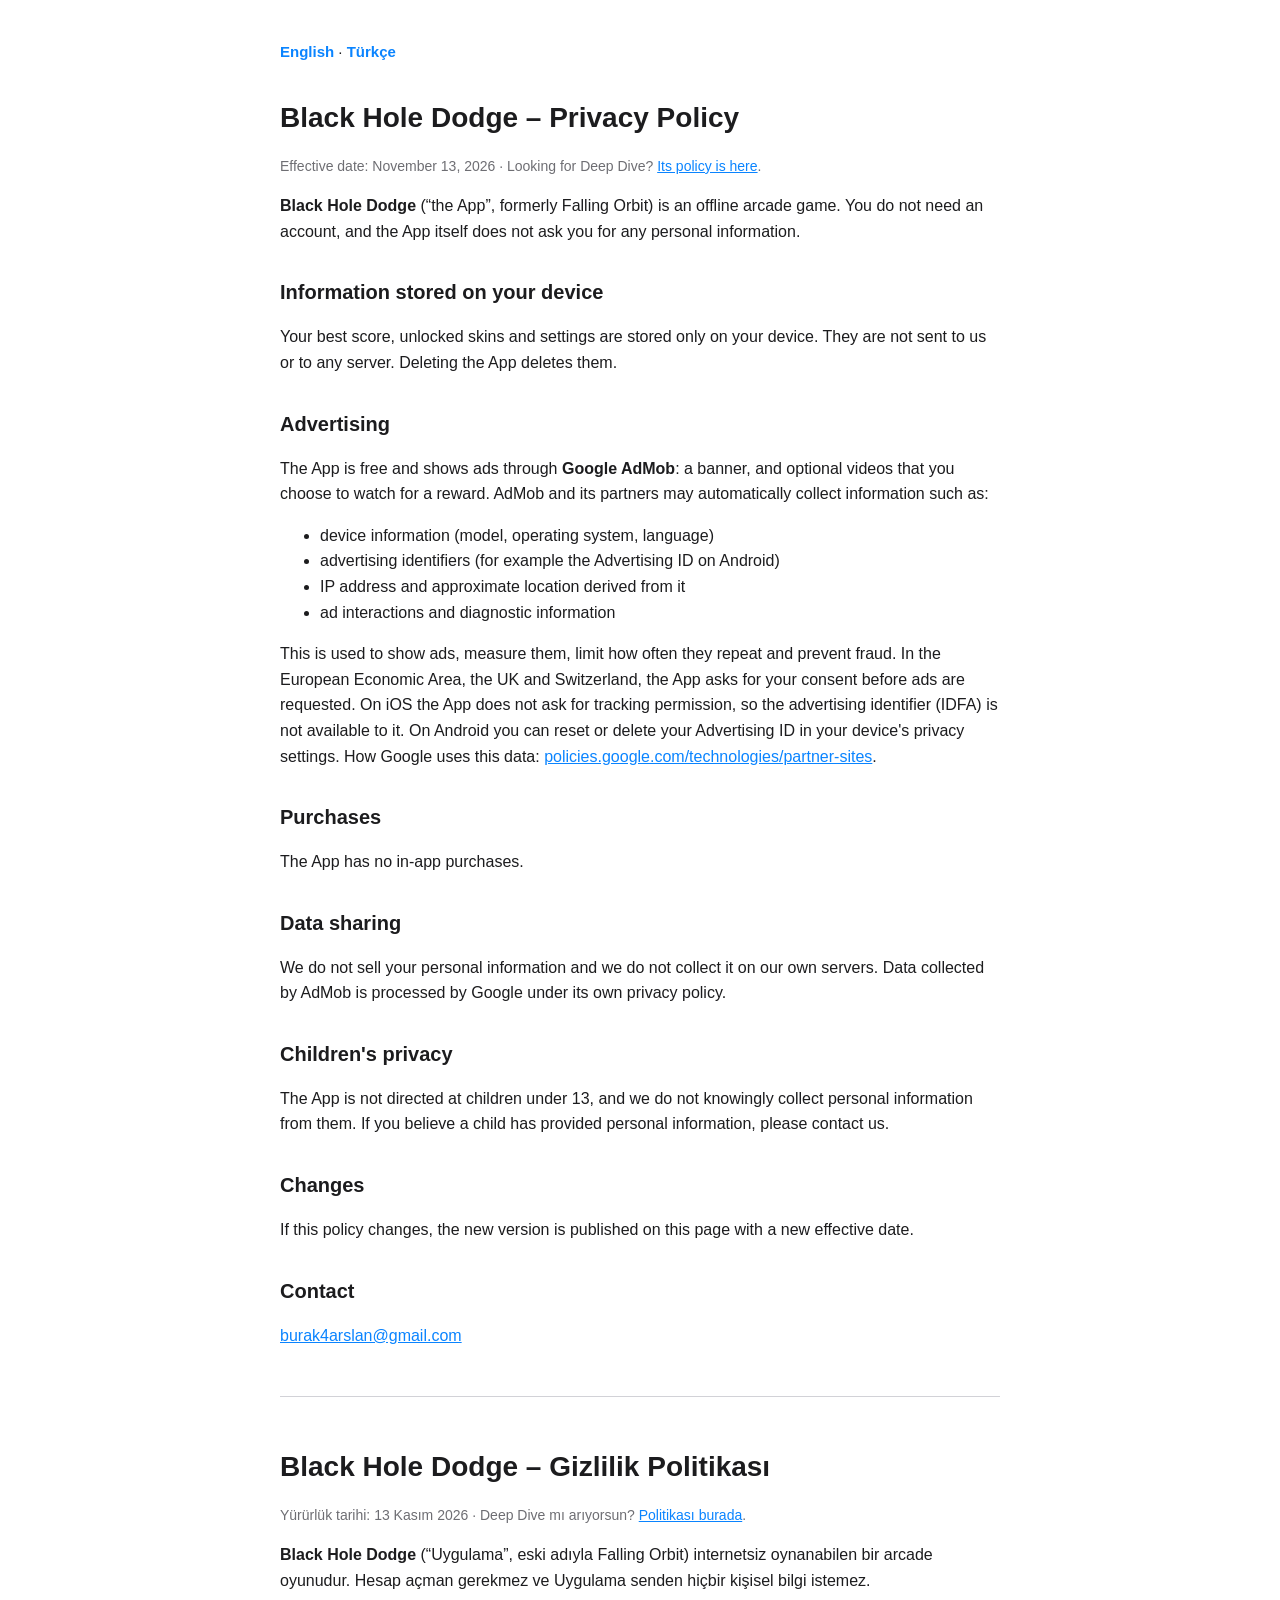
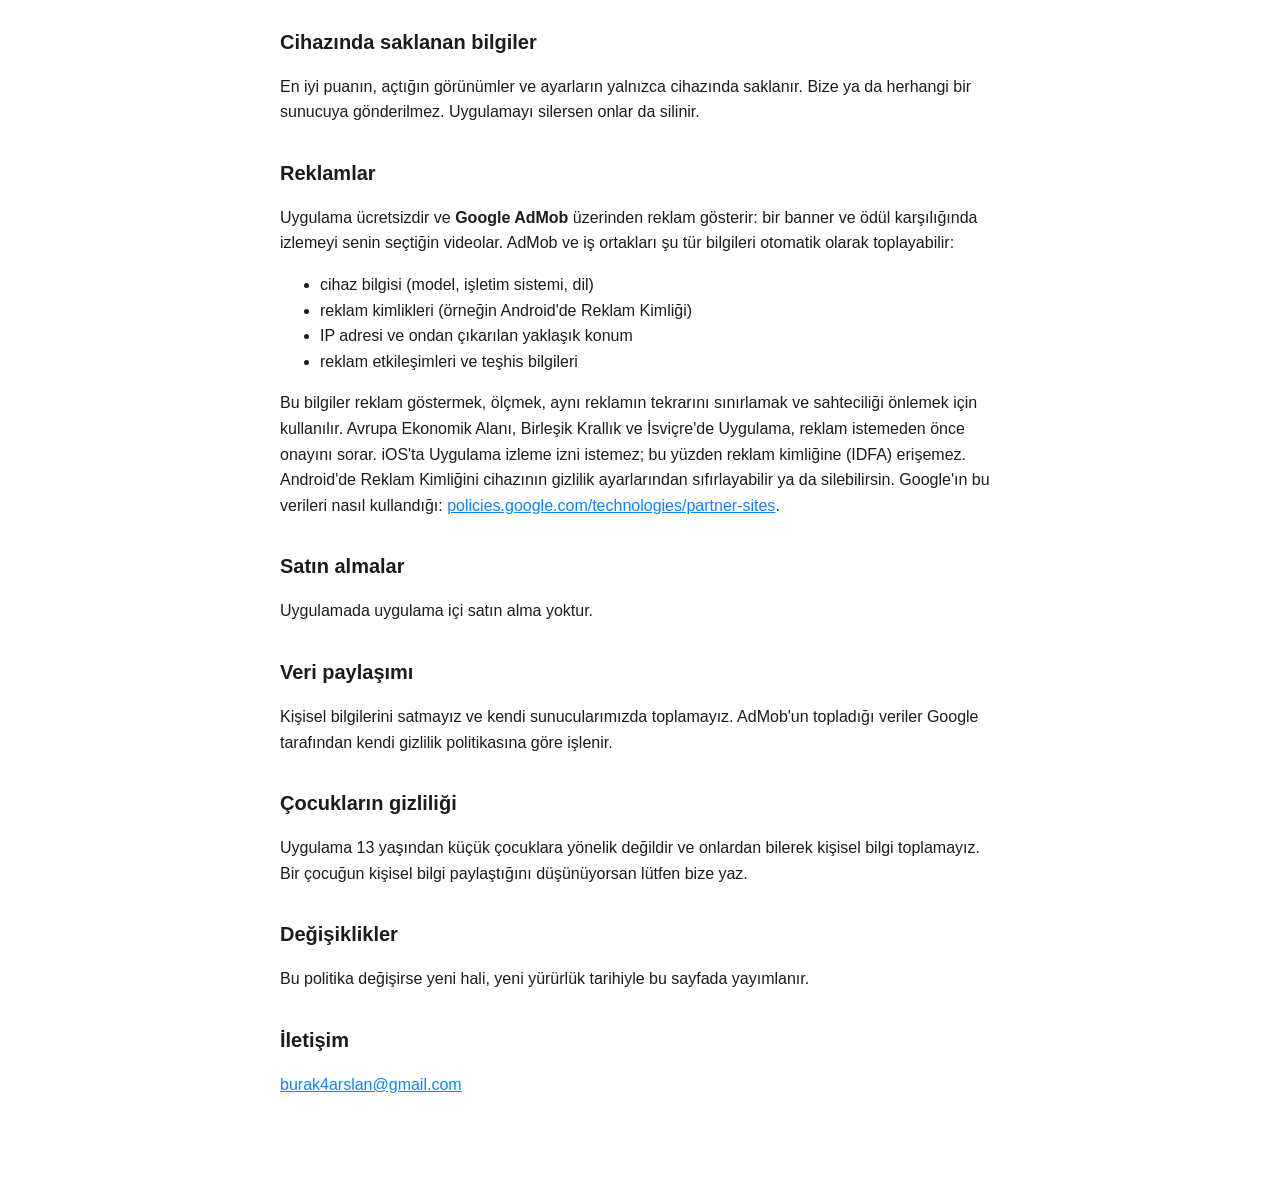
<file: AppInfos/fo-privacy-policy.html>
<!doctype html>
<html lang="en">
<head>
<meta charset="utf-8">
<meta name="viewport" content="width=device-width, initial-scale=1">
<title>Black Hole Dodge – Privacy Policy</title>
<style>
  :root { color-scheme: light dark; --fg: #1c1c1e; --muted: #6e6e73; --bg: #ffffff; --line: #d2d2d7; }
  @media (prefers-color-scheme: dark) { :root { --fg: #f5f5f7; --muted: #a1a1a6; --bg: #000000; --line: #38383a; } }
  body { margin: 0; background: var(--bg); color: var(--fg); font: 16px/1.6 -apple-system, BlinkMacSystemFont, "Segoe UI", Roboto, sans-serif; }
  main { max-width: 720px; margin: 0 auto; padding: 40px 20px 64px; }
  h1 { font-size: 28px; margin: 0 0 4px; }
  h2 { font-size: 20px; margin: 32px 0 8px; }
  p, li { color: var(--fg); }
  .muted { color: var(--muted); font-size: 14px; }
  hr { border: 0; border-top: 1px solid var(--line); margin: 48px 0; }
  a { color: #0a84ff; }
  .langs { font-size: 15px; margin-bottom: 32px; }
  .langs a { font-weight: 600; text-decoration: none; }
</style>
</head>
<body>
<main>
  <nav class="langs"><a href="#en" lang="en">English</a> · <a href="#tr" lang="tr">Türkçe</a></nav>

  <section id="en">
    <h1>Black Hole Dodge – Privacy Policy</h1>
    <p class="muted">Effective date: November 13, 2026 · Looking for Deep Dive? <a href="dd-privacy-policy.html">Its policy is here</a>.</p>
    <p><strong>Black Hole Dodge</strong> (“the App”, formerly Falling Orbit) is an offline arcade game. You do not need an account, and the App itself does not ask you for any personal information.</p>

    <h2>Information stored on your device</h2>
    <p>Your best score, unlocked skins and settings are stored only on your device. They are not sent to us or to any server. Deleting the App deletes them.</p>

    <h2>Advertising</h2>
    <p>The App is free and shows ads through <strong>Google AdMob</strong>: a banner, and optional videos that you choose to watch for a reward. AdMob and its partners may automatically collect information such as:</p>
    <ul>
      <li>device information (model, operating system, language)</li>
      <li>advertising identifiers (for example the Advertising ID on Android)</li>
      <li>IP address and approximate location derived from it</li>
      <li>ad interactions and diagnostic information</li>
    </ul>
    <p>This is used to show ads, measure them, limit how often they repeat and prevent fraud. In the European Economic Area, the UK and Switzerland, the App asks for your consent before ads are requested. On iOS the App does not ask for tracking permission, so the advertising identifier (IDFA) is not available to it. On Android you can reset or delete your Advertising ID in your device's privacy settings. How Google uses this data: <a href="https://policies.google.com/technologies/partner-sites">policies.google.com/technologies/partner-sites</a>.</p>

    <h2>Purchases</h2>
    <p>The App has no in-app purchases.</p>

    <h2>Data sharing</h2>
    <p>We do not sell your personal information and we do not collect it on our own servers. Data collected by AdMob is processed by Google under its own privacy policy.</p>

    <h2>Children's privacy</h2>
    <p>The App is not directed at children under 13, and we do not knowingly collect personal information from them. If you believe a child has provided personal information, please contact us.</p>

    <h2>Changes</h2>
    <p>If this policy changes, the new version is published on this page with a new effective date.</p>

    <h2>Contact</h2>
    <p><a href="mailto:burak4arslan@gmail.com">burak4arslan@gmail.com</a></p>
  </section>

  <hr>

  <section id="tr" lang="tr">
    <h1>Black Hole Dodge – Gizlilik Politikası</h1>
    <p class="muted">Yürürlük tarihi: 13 Kasım 2026 · Deep Dive mı arıyorsun? <a href="dd-privacy-policy.html">Politikası burada</a>.</p>
    <p><strong>Black Hole Dodge</strong> (“Uygulama”, eski adıyla Falling Orbit) internetsiz oynanabilen bir arcade oyunudur. Hesap açman gerekmez ve Uygulama senden hiçbir kişisel bilgi istemez.</p>

    <h2>Cihazında saklanan bilgiler</h2>
    <p>En iyi puanın, açtığın görünümler ve ayarların yalnızca cihazında saklanır. Bize ya da herhangi bir sunucuya gönderilmez. Uygulamayı silersen onlar da silinir.</p>

    <h2>Reklamlar</h2>
    <p>Uygulama ücretsizdir ve <strong>Google AdMob</strong> üzerinden reklam gösterir: bir banner ve ödül karşılığında izlemeyi senin seçtiğin videolar. AdMob ve iş ortakları şu tür bilgileri otomatik olarak toplayabilir:</p>
    <ul>
      <li>cihaz bilgisi (model, işletim sistemi, dil)</li>
      <li>reklam kimlikleri (örneğin Android'de Reklam Kimliği)</li>
      <li>IP adresi ve ondan çıkarılan yaklaşık konum</li>
      <li>reklam etkileşimleri ve teşhis bilgileri</li>
    </ul>
    <p>Bu bilgiler reklam göstermek, ölçmek, aynı reklamın tekrarını sınırlamak ve sahteciliği önlemek için kullanılır. Avrupa Ekonomik Alanı, Birleşik Krallık ve İsviçre'de Uygulama, reklam istemeden önce onayını sorar. iOS'ta Uygulama izleme izni istemez; bu yüzden reklam kimliğine (IDFA) erişemez. Android'de Reklam Kimliğini cihazının gizlilik ayarlarından sıfırlayabilir ya da silebilirsin. Google'ın bu verileri nasıl kullandığı: <a href="https://policies.google.com/technologies/partner-sites">policies.google.com/technologies/partner-sites</a>.</p>

    <h2>Satın almalar</h2>
    <p>Uygulamada uygulama içi satın alma yoktur.</p>

    <h2>Veri paylaşımı</h2>
    <p>Kişisel bilgilerini satmayız ve kendi sunucularımızda toplamayız. AdMob'un topladığı veriler Google tarafından kendi gizlilik politikasına göre işlenir.</p>

    <h2>Çocukların gizliliği</h2>
    <p>Uygulama 13 yaşından küçük çocuklara yönelik değildir ve onlardan bilerek kişisel bilgi toplamayız. Bir çocuğun kişisel bilgi paylaştığını düşünüyorsan lütfen bize yaz.</p>

    <h2>Değişiklikler</h2>
    <p>Bu politika değişirse yeni hali, yeni yürürlük tarihiyle bu sayfada yayımlanır.</p>

    <h2>İletişim</h2>
    <p><a href="mailto:burak4arslan@gmail.com">burak4arslan@gmail.com</a></p>
  </section>
</main>
</body>
</html>
</file>
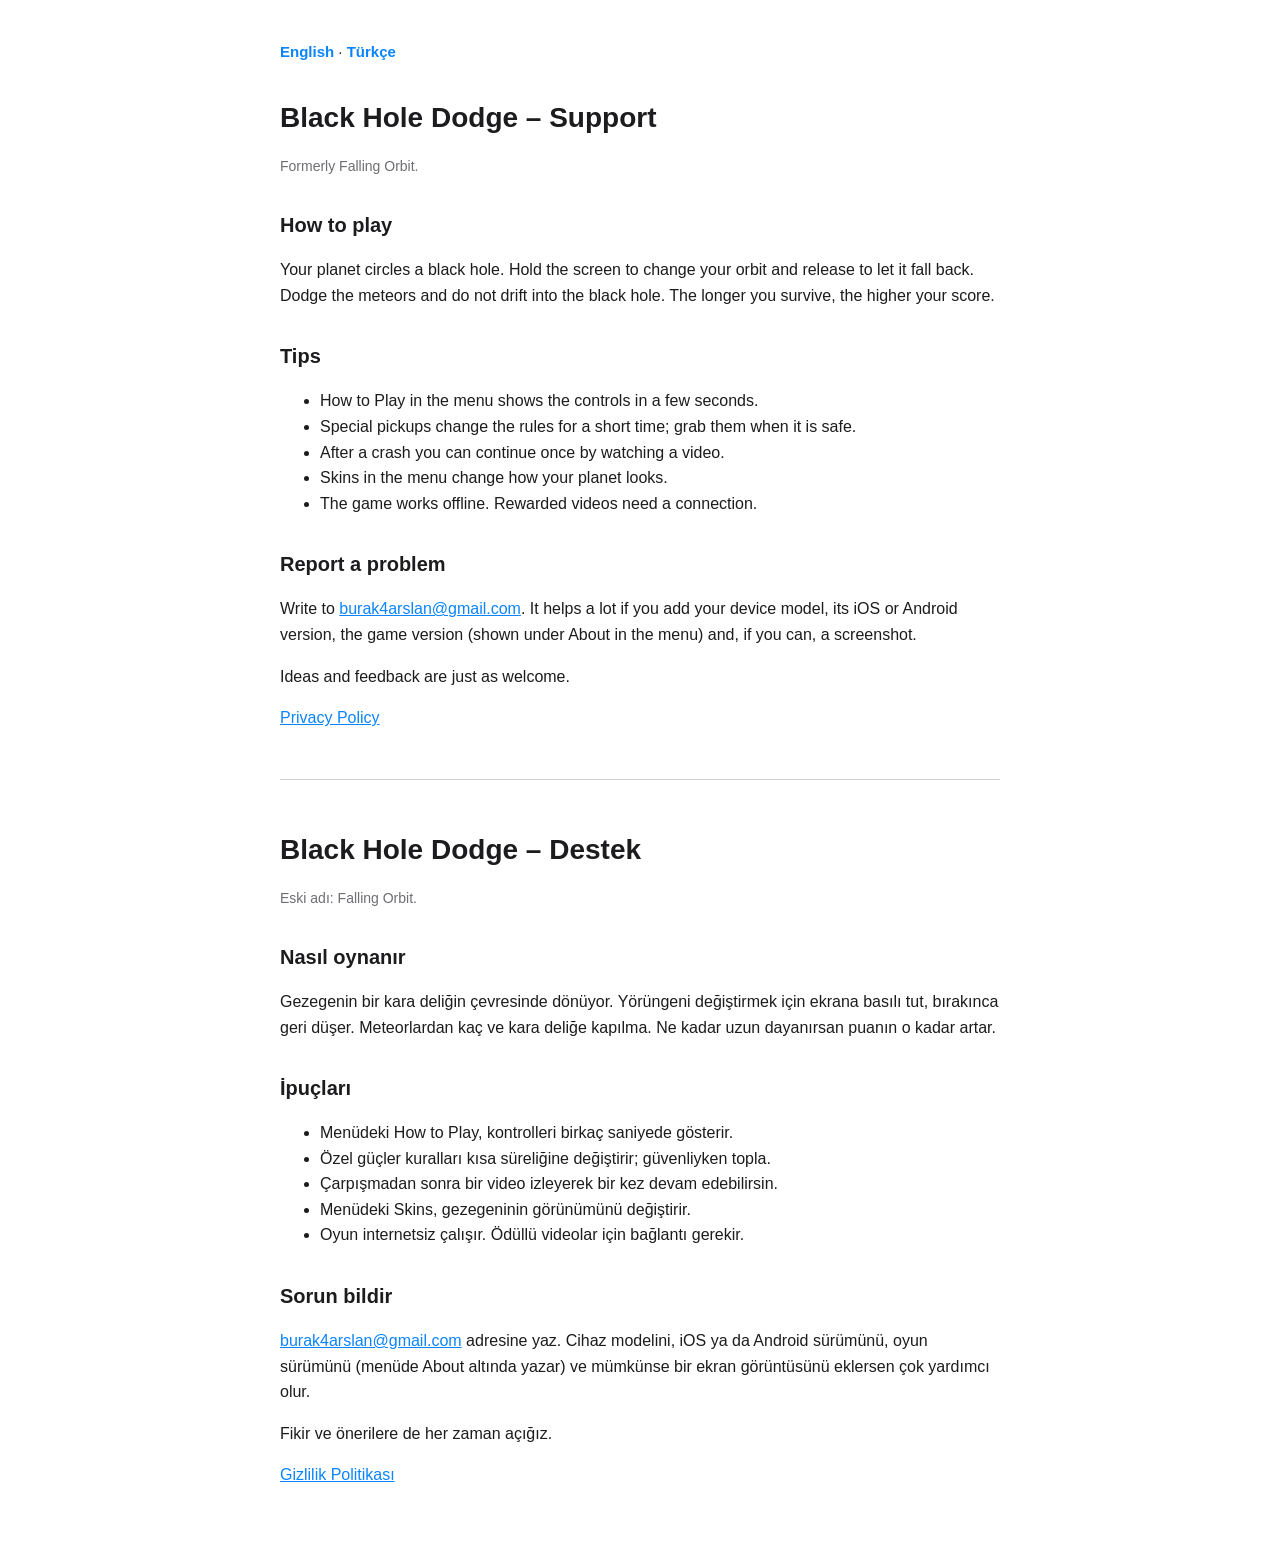
<file: AppInfos/fo-support.html>
<!doctype html>
<html lang="en">
<head>
<meta charset="utf-8">
<meta name="viewport" content="width=device-width, initial-scale=1">
<title>Black Hole Dodge – Support</title>
<style>
  :root { color-scheme: light dark; --fg: #1c1c1e; --muted: #6e6e73; --bg: #ffffff; --line: #d2d2d7; }
  @media (prefers-color-scheme: dark) { :root { --fg: #f5f5f7; --muted: #a1a1a6; --bg: #000000; --line: #38383a; } }
  body { margin: 0; background: var(--bg); color: var(--fg); font: 16px/1.6 -apple-system, BlinkMacSystemFont, "Segoe UI", Roboto, sans-serif; }
  main { max-width: 720px; margin: 0 auto; padding: 40px 20px 64px; }
  h1 { font-size: 28px; margin: 0 0 4px; }
  h2 { font-size: 20px; margin: 32px 0 8px; }
  p, li { color: var(--fg); }
  .muted { color: var(--muted); font-size: 14px; }
  hr { border: 0; border-top: 1px solid var(--line); margin: 48px 0; }
  a { color: #0a84ff; }
  .langs { font-size: 15px; margin-bottom: 32px; }
  .langs a { font-weight: 600; text-decoration: none; }
</style>
</head>
<body>
<main>
  <nav class="langs"><a href="#en" lang="en">English</a> · <a href="#tr" lang="tr">Türkçe</a></nav>

  <section id="en">
    <h1>Black Hole Dodge – Support</h1>
    <p class="muted">Formerly Falling Orbit.</p>
    <h2>How to play</h2>
    <p>Your planet circles a black hole. Hold the screen to change your orbit and release to let it fall back. Dodge the meteors and do not drift into the black hole. The longer you survive, the higher your score.</p>
    <h2>Tips</h2>
    <ul>
      <li>How to Play in the menu shows the controls in a few seconds.</li>
      <li>Special pickups change the rules for a short time; grab them when it is safe.</li>
      <li>After a crash you can continue once by watching a video.</li>
      <li>Skins in the menu change how your planet looks.</li>
      <li>The game works offline. Rewarded videos need a connection.</li>
    </ul>
    <h2>Report a problem</h2>
    <p>Write to <a href="mailto:burak4arslan@gmail.com">burak4arslan@gmail.com</a>. It helps a lot if you add your device model, its iOS or Android version, the game version (shown under About in the menu) and, if you can, a screenshot.</p>
    <p>Ideas and feedback are just as welcome.</p>
    <p><a href="fo-privacy-policy.html">Privacy Policy</a></p>
  </section>

  <hr>

  <section id="tr" lang="tr">
    <h1>Black Hole Dodge – Destek</h1>
    <p class="muted">Eski adı: Falling Orbit.</p>
    <h2>Nasıl oynanır</h2>
    <p>Gezegenin bir kara deliğin çevresinde dönüyor. Yörüngeni değiştirmek için ekrana basılı tut, bırakınca geri düşer. Meteorlardan kaç ve kara deliğe kapılma. Ne kadar uzun dayanırsan puanın o kadar artar.</p>
    <h2>İpuçları</h2>
    <ul>
      <li>Menüdeki How to Play, kontrolleri birkaç saniyede gösterir.</li>
      <li>Özel güçler kuralları kısa süreliğine değiştirir; güvenliyken topla.</li>
      <li>Çarpışmadan sonra bir video izleyerek bir kez devam edebilirsin.</li>
      <li>Menüdeki Skins, gezegeninin görünümünü değiştirir.</li>
      <li>Oyun internetsiz çalışır. Ödüllü videolar için bağlantı gerekir.</li>
    </ul>
    <h2>Sorun bildir</h2>
    <p><a href="mailto:burak4arslan@gmail.com">burak4arslan@gmail.com</a> adresine yaz. Cihaz modelini, iOS ya da Android sürümünü, oyun sürümünü (menüde About altında yazar) ve mümkünse bir ekran görüntüsünü eklersen çok yardımcı olur.</p>
    <p>Fikir ve önerilere de her zaman açığız.</p>
    <p><a href="fo-privacy-policy.html">Gizlilik Politikası</a></p>
  </section>
</main>
</body>
</html>
</file>
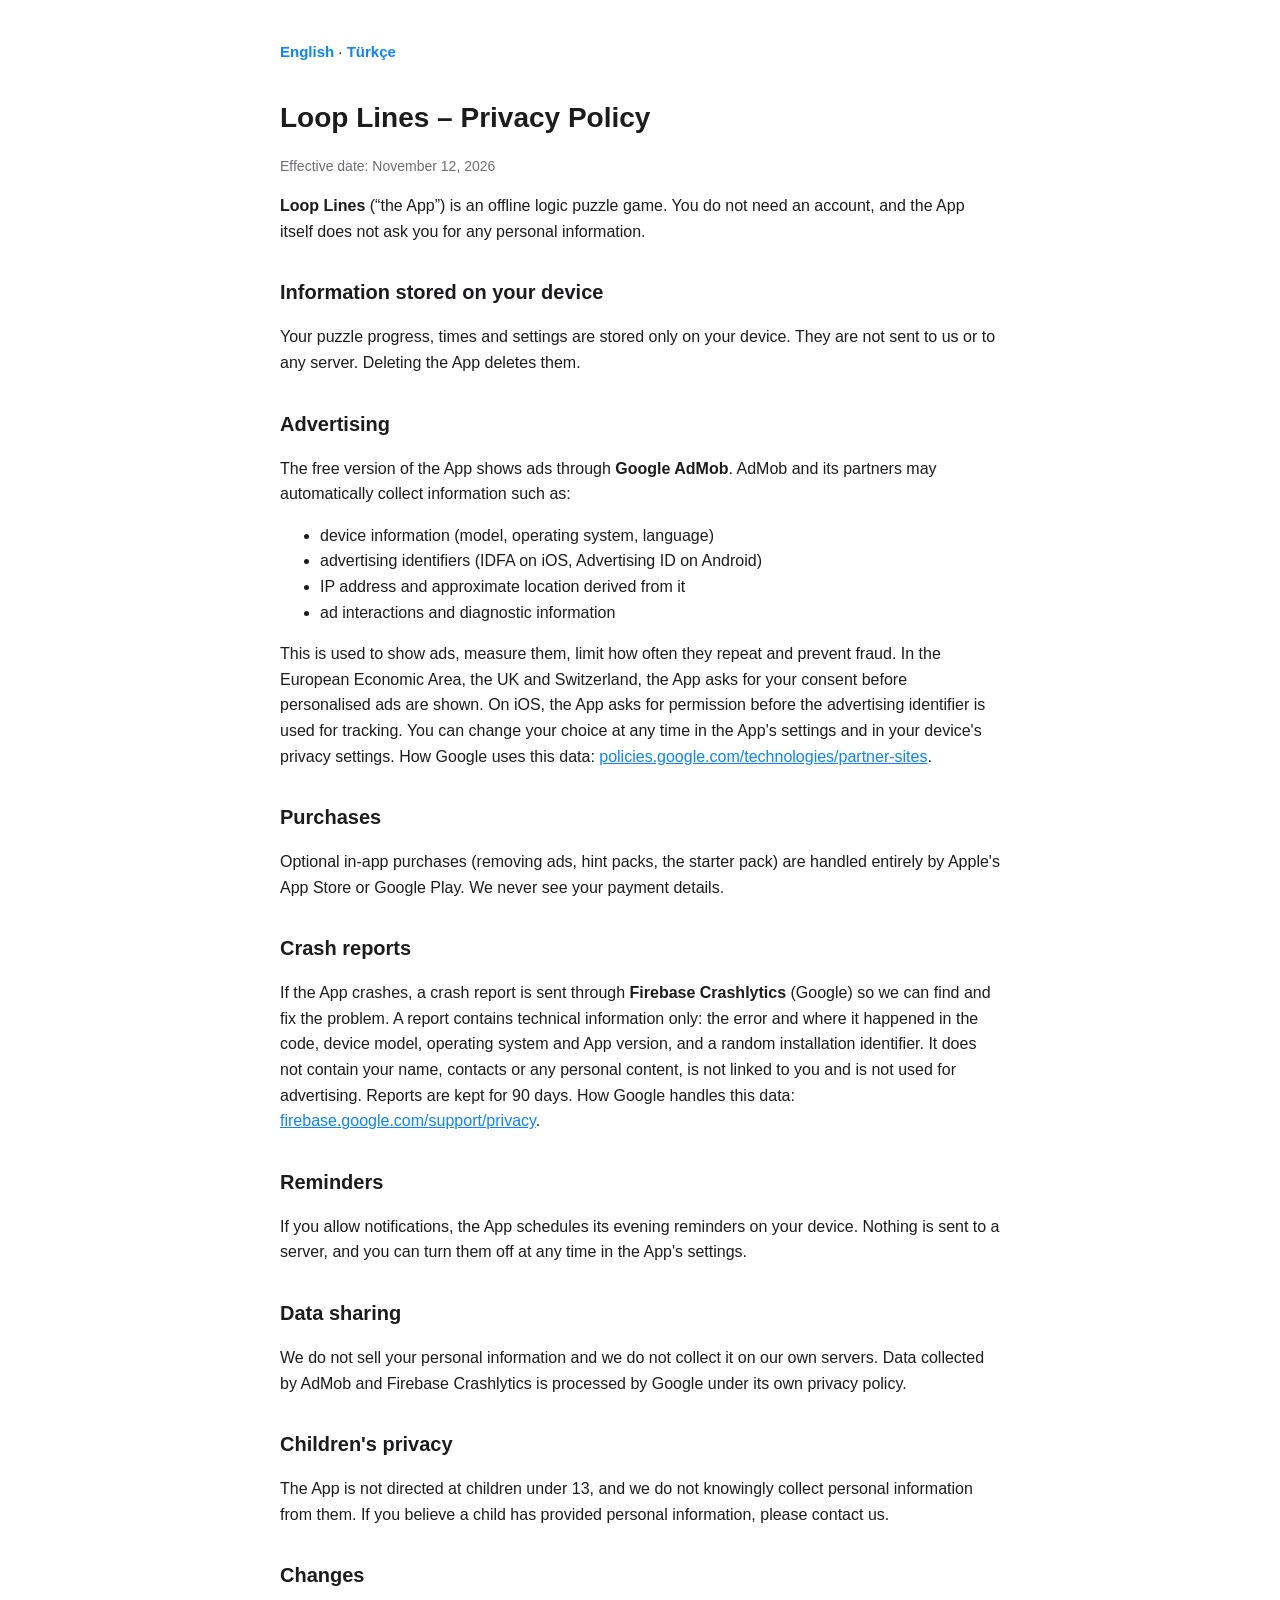
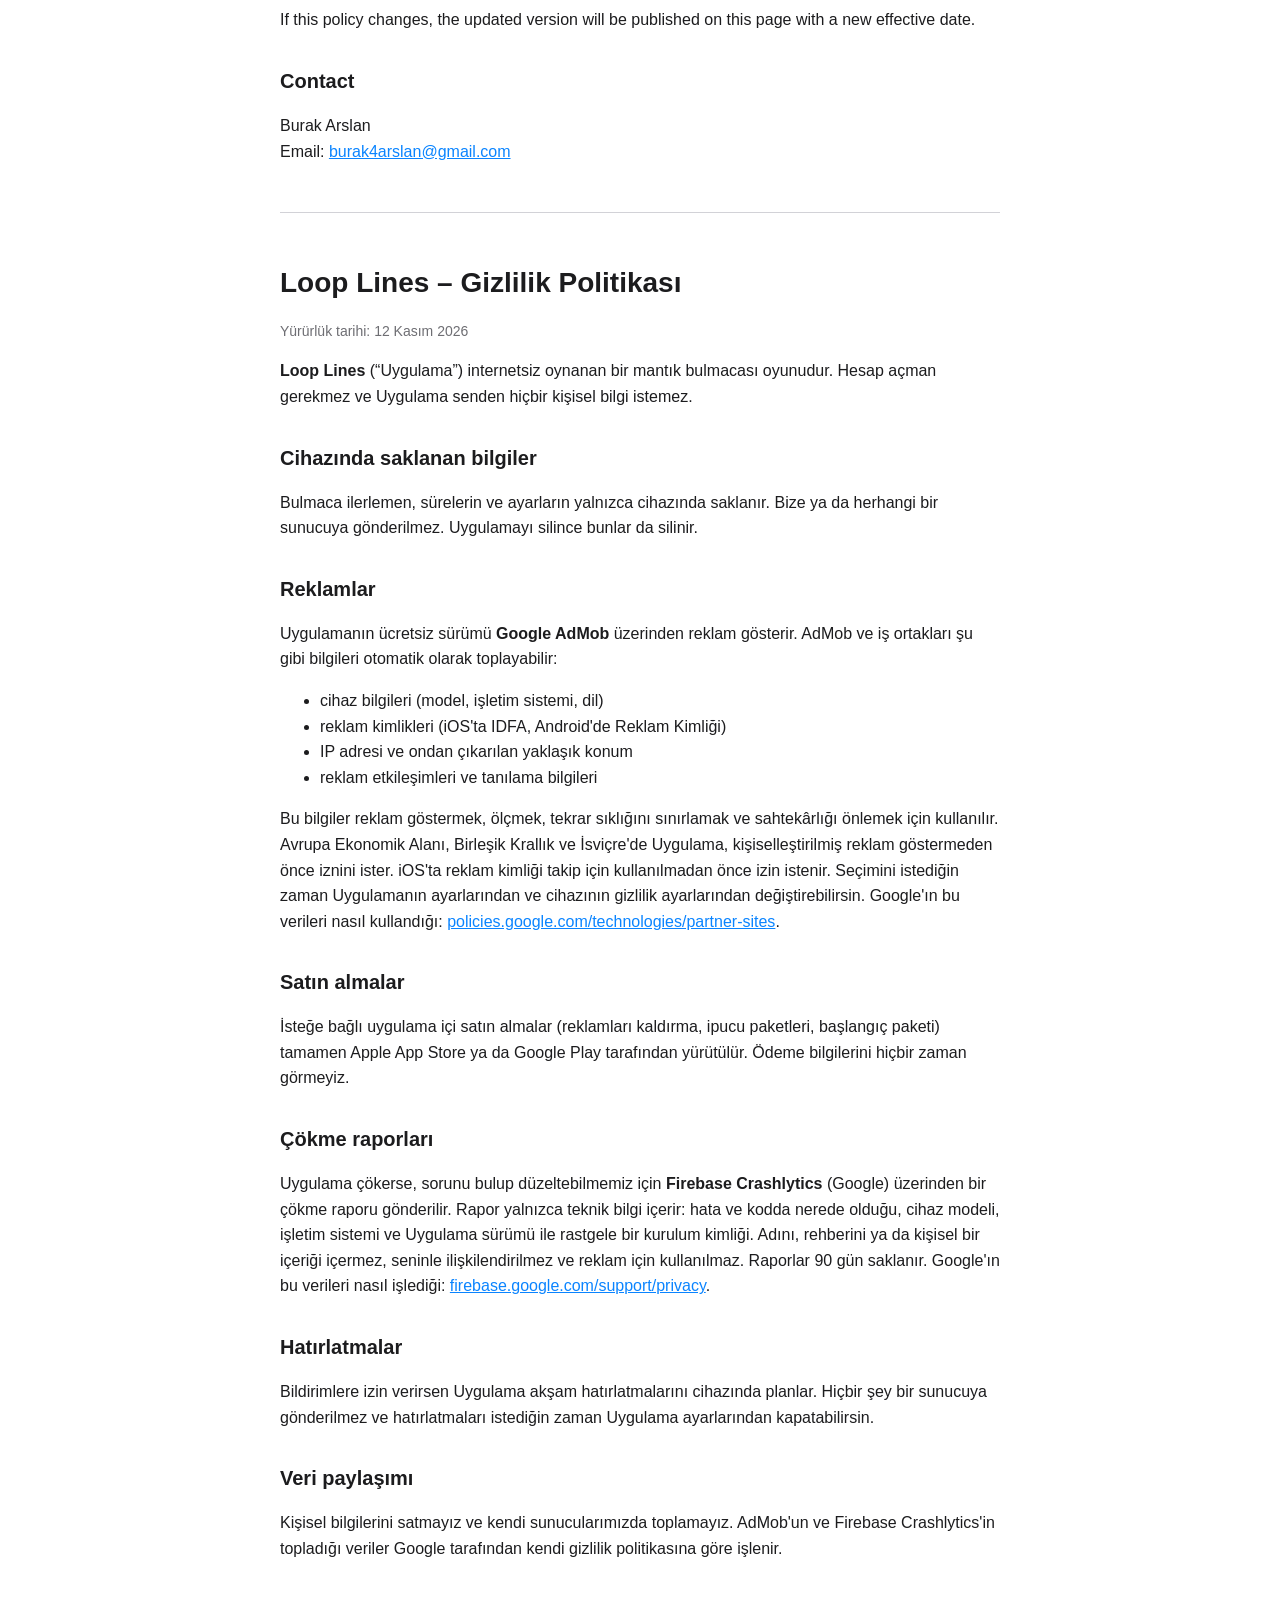
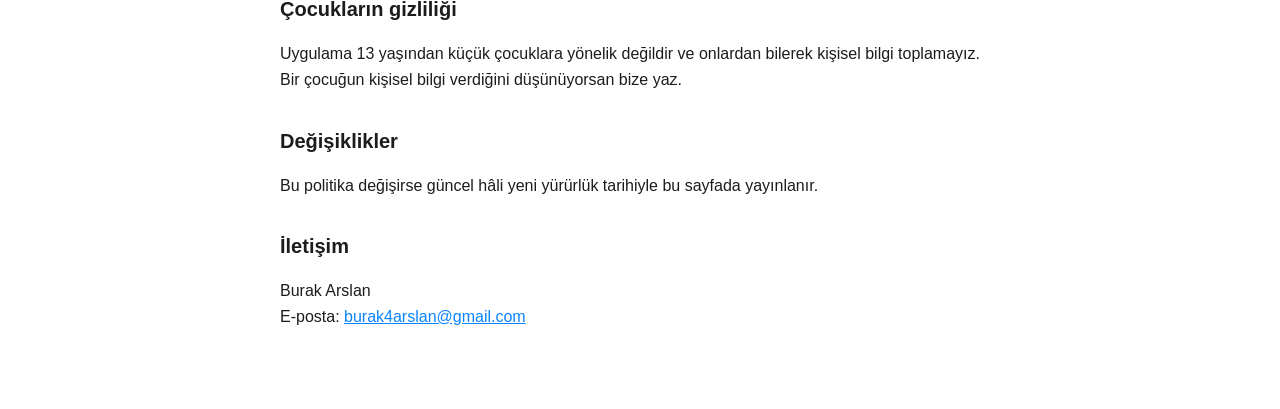
<file: AppInfos/looplines-privacy-policy.html>
<!doctype html>
<html lang="en">
<head>
<meta charset="utf-8">
<meta name="viewport" content="width=device-width, initial-scale=1">
<title>Loop Lines – Privacy Policy</title>
<style>
  :root { color-scheme: light dark; --fg: #1c1c1e; --muted: #6e6e73; --bg: #ffffff; --line: #d2d2d7; }
  @media (prefers-color-scheme: dark) { :root { --fg: #f5f5f7; --muted: #a1a1a6; --bg: #000000; --line: #38383a; } }
  body { margin: 0; background: var(--bg); color: var(--fg); font: 16px/1.6 -apple-system, BlinkMacSystemFont, "Segoe UI", Roboto, sans-serif; }
  main { max-width: 720px; margin: 0 auto; padding: 40px 20px 64px; }
  h1 { font-size: 28px; margin: 0 0 4px; }
  h2 { font-size: 20px; margin: 32px 0 8px; }
  p, li { color: var(--fg); }
  .muted { color: var(--muted); font-size: 14px; }
  hr { border: 0; border-top: 1px solid var(--line); margin: 48px 0; }
  a { color: #0a84ff; }
  .langs { font-size: 15px; margin-bottom: 32px; }
  .langs a { font-weight: 600; text-decoration: none; }
</style>
</head>
<body>
<main>
  <nav class="langs"><a href="#en" lang="en">English</a> · <a href="#tr" lang="tr">Türkçe</a></nav>

  <section id="en">
    <h1>Loop Lines – Privacy Policy</h1>
    <p class="muted">Effective date: November 12, 2026</p>
    <div>
      <p><strong>Loop Lines</strong> (“the App”) is an offline logic puzzle game. You do not need an account, and the App itself does not ask you for any personal information.</p>

      <h2>Information stored on your device</h2>
      <p>Your puzzle progress, times and settings are stored only on your device. They are not sent to us or to any server. Deleting the App deletes them.</p>

      <h2>Advertising</h2>
      <p>The free version of the App shows ads through <strong>Google AdMob</strong>. AdMob and its partners may automatically collect information such as:</p>
      <ul>
        <li>device information (model, operating system, language)</li>
        <li>advertising identifiers (IDFA on iOS, Advertising ID on Android)</li>
        <li>IP address and approximate location derived from it</li>
        <li>ad interactions and diagnostic information</li>
      </ul>
      <p>This is used to show ads, measure them, limit how often they repeat and prevent fraud. In the European Economic Area, the UK and Switzerland, the App asks for your consent before personalised ads are shown. On iOS, the App asks for permission before the advertising identifier is used for tracking. You can change your choice at any time in the App's settings and in your device's privacy settings. How Google uses this data: <a href="https://policies.google.com/technologies/partner-sites">policies.google.com/technologies/partner-sites</a>.</p>

      <h2>Purchases</h2>
      <p>Optional in-app purchases (removing ads, hint packs, the starter pack) are handled entirely by Apple's App Store or Google Play. We never see your payment details.</p>

      <h2>Crash reports</h2>
      <p>If the App crashes, a crash report is sent through <strong>Firebase Crashlytics</strong> (Google) so we can find and fix the problem. A report contains technical information only: the error and where it happened in the code, device model, operating system and App version, and a random installation identifier. It does not contain your name, contacts or any personal content, is not linked to you and is not used for advertising. Reports are kept for 90 days. How Google handles this data: <a href="https://firebase.google.com/support/privacy">firebase.google.com/support/privacy</a>.</p>

      <h2>Reminders</h2>
      <p>If you allow notifications, the App schedules its evening reminders on your device. Nothing is sent to a server, and you can turn them off at any time in the App's settings.</p>

      <h2>Data sharing</h2>
      <p>We do not sell your personal information and we do not collect it on our own servers. Data collected by AdMob and Firebase Crashlytics is processed by Google under its own privacy policy.</p>

      <h2>Children's privacy</h2>
      <p>The App is not directed at children under 13, and we do not knowingly collect personal information from them. If you believe a child has provided personal information, please contact us.</p>

      <h2>Changes</h2>
      <p>If this policy changes, the updated version will be published on this page with a new effective date.</p>

      <h2>Contact</h2>
      <p>Burak Arslan<br>Email: <a href="mailto:burak4arslan@gmail.com">burak4arslan@gmail.com</a></p>
    </div>
  </section>

  <hr>

  <section id="tr" lang="tr">
    <h1>Loop Lines – Gizlilik Politikası</h1>
    <p class="muted">Yürürlük tarihi: 12 Kasım 2026</p>
    <div>
      <p><strong>Loop Lines</strong> (“Uygulama”) internetsiz oynanan bir mantık bulmacası oyunudur. Hesap açman gerekmez ve Uygulama senden hiçbir kişisel bilgi istemez.</p>

      <h2>Cihazında saklanan bilgiler</h2>
      <p>Bulmaca ilerlemen, sürelerin ve ayarların yalnızca cihazında saklanır. Bize ya da herhangi bir sunucuya gönderilmez. Uygulamayı silince bunlar da silinir.</p>

      <h2>Reklamlar</h2>
      <p>Uygulamanın ücretsiz sürümü <strong>Google AdMob</strong> üzerinden reklam gösterir. AdMob ve iş ortakları şu gibi bilgileri otomatik olarak toplayabilir:</p>
      <ul>
        <li>cihaz bilgileri (model, işletim sistemi, dil)</li>
        <li>reklam kimlikleri (iOS'ta IDFA, Android'de Reklam Kimliği)</li>
        <li>IP adresi ve ondan çıkarılan yaklaşık konum</li>
        <li>reklam etkileşimleri ve tanılama bilgileri</li>
      </ul>
      <p>Bu bilgiler reklam göstermek, ölçmek, tekrar sıklığını sınırlamak ve sahtekârlığı önlemek için kullanılır. Avrupa Ekonomik Alanı, Birleşik Krallık ve İsviçre'de Uygulama, kişiselleştirilmiş reklam göstermeden önce iznini ister. iOS'ta reklam kimliği takip için kullanılmadan önce izin istenir. Seçimini istediğin zaman Uygulamanın ayarlarından ve cihazının gizlilik ayarlarından değiştirebilirsin. Google'ın bu verileri nasıl kullandığı: <a href="https://policies.google.com/technologies/partner-sites">policies.google.com/technologies/partner-sites</a>.</p>

      <h2>Satın almalar</h2>
      <p>İsteğe bağlı uygulama içi satın almalar (reklamları kaldırma, ipucu paketleri, başlangıç paketi) tamamen Apple App Store ya da Google Play tarafından yürütülür. Ödeme bilgilerini hiçbir zaman görmeyiz.</p>

      <h2>Çökme raporları</h2>
      <p>Uygulama çökerse, sorunu bulup düzeltebilmemiz için <strong>Firebase Crashlytics</strong> (Google) üzerinden bir çökme raporu gönderilir. Rapor yalnızca teknik bilgi içerir: hata ve kodda nerede olduğu, cihaz modeli, işletim sistemi ve Uygulama sürümü ile rastgele bir kurulum kimliği. Adını, rehberini ya da kişisel bir içeriği içermez, seninle ilişkilendirilmez ve reklam için kullanılmaz. Raporlar 90 gün saklanır. Google'ın bu verileri nasıl işlediği: <a href="https://firebase.google.com/support/privacy">firebase.google.com/support/privacy</a>.</p>

      <h2>Hatırlatmalar</h2>
      <p>Bildirimlere izin verirsen Uygulama akşam hatırlatmalarını cihazında planlar. Hiçbir şey bir sunucuya gönderilmez ve hatırlatmaları istediğin zaman Uygulama ayarlarından kapatabilirsin.</p>

      <h2>Veri paylaşımı</h2>
      <p>Kişisel bilgilerini satmayız ve kendi sunucularımızda toplamayız. AdMob'un ve Firebase Crashlytics'in topladığı veriler Google tarafından kendi gizlilik politikasına göre işlenir.</p>

      <h2>Çocukların gizliliği</h2>
      <p>Uygulama 13 yaşından küçük çocuklara yönelik değildir ve onlardan bilerek kişisel bilgi toplamayız. Bir çocuğun kişisel bilgi verdiğini düşünüyorsan bize yaz.</p>

      <h2>Değişiklikler</h2>
      <p>Bu politika değişirse güncel hâli yeni yürürlük tarihiyle bu sayfada yayınlanır.</p>

      <h2>İletişim</h2>
      <p>Burak Arslan<br>E-posta: <a href="mailto:burak4arslan@gmail.com">burak4arslan@gmail.com</a></p>
    </div>
  </section>
</main>
</body>
</html>
</file>
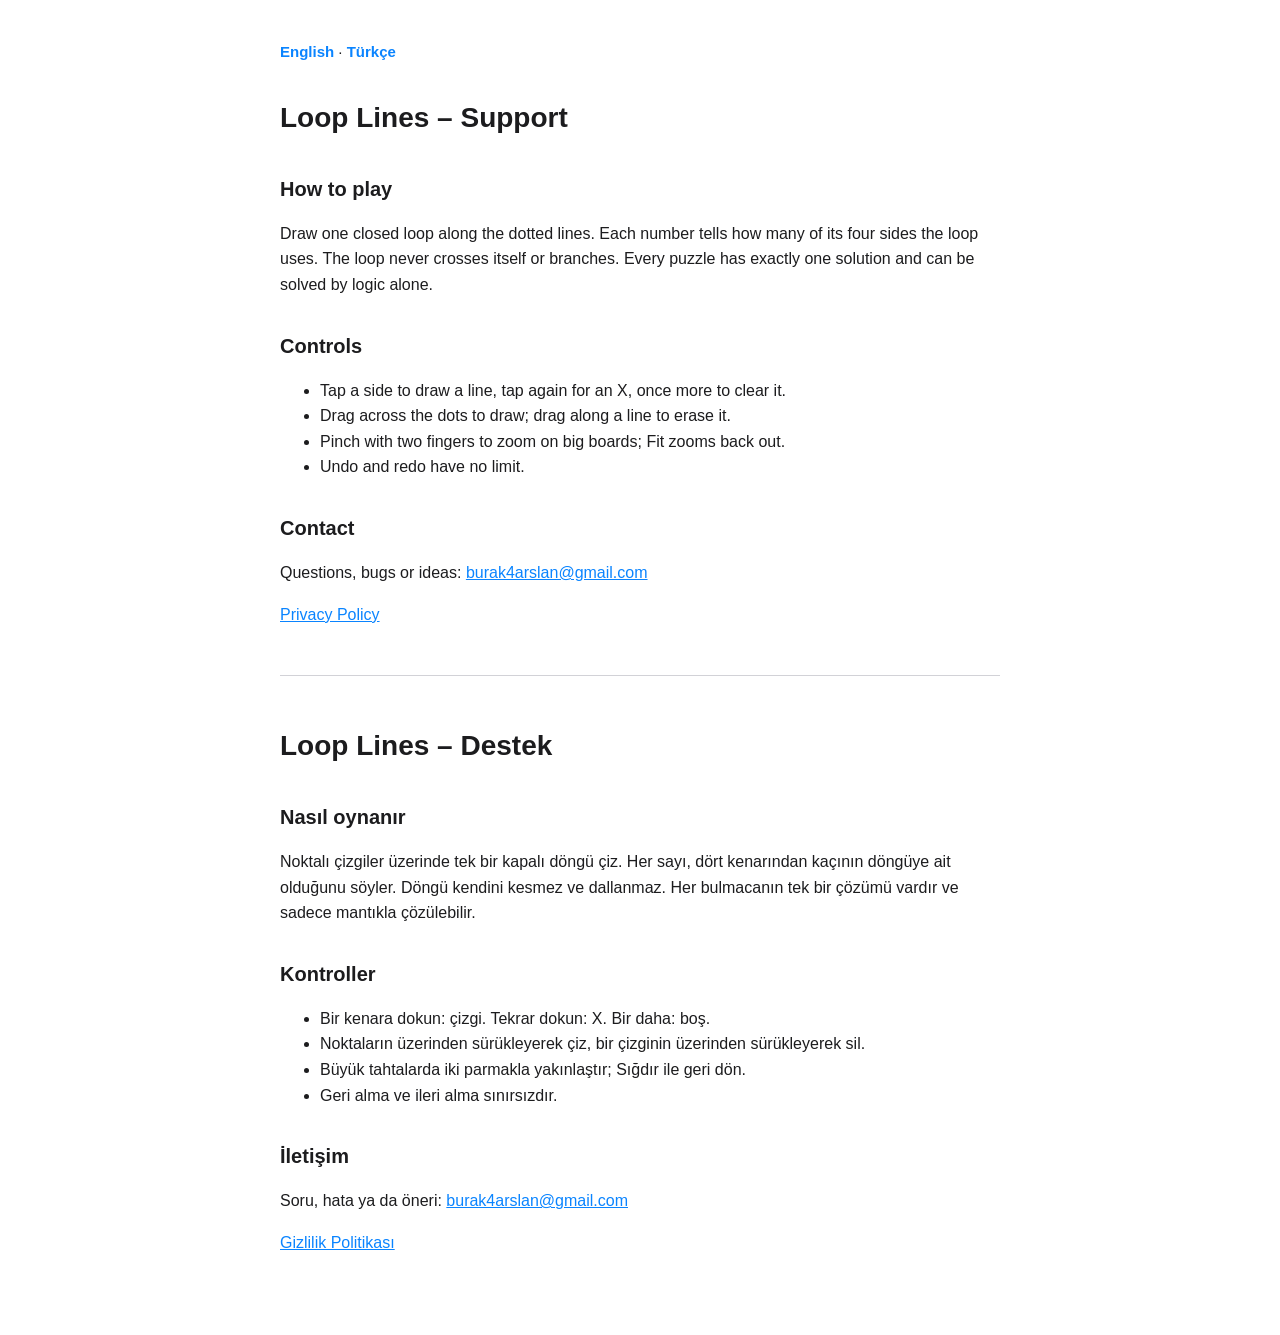
<file: AppInfos/looplines-support.html>
<!doctype html>
<html lang="en">
<head>
<meta charset="utf-8">
<meta name="viewport" content="width=device-width, initial-scale=1">
<title>Loop Lines – Support</title>
<style>
  :root { color-scheme: light dark; --fg: #1c1c1e; --muted: #6e6e73; --bg: #ffffff; --line: #d2d2d7; }
  @media (prefers-color-scheme: dark) { :root { --fg: #f5f5f7; --muted: #a1a1a6; --bg: #000000; --line: #38383a; } }
  body { margin: 0; background: var(--bg); color: var(--fg); font: 16px/1.6 -apple-system, BlinkMacSystemFont, "Segoe UI", Roboto, sans-serif; }
  main { max-width: 720px; margin: 0 auto; padding: 40px 20px 64px; }
  h1 { font-size: 28px; margin: 0 0 4px; }
  h2 { font-size: 20px; margin: 32px 0 8px; }
  p, li { color: var(--fg); }
  .muted { color: var(--muted); font-size: 14px; }
  hr { border: 0; border-top: 1px solid var(--line); margin: 48px 0; }
  a { color: #0a84ff; }
  .langs { font-size: 15px; margin-bottom: 32px; }
  .langs a { font-weight: 600; text-decoration: none; }
</style>
</head>
<body>
<main>
  <nav class="langs"><a href="#en" lang="en">English</a> · <a href="#tr" lang="tr">Türkçe</a></nav>

  <section id="en">
    <h1>Loop Lines – Support</h1>
    <h2>How to play</h2>
    <p>Draw one closed loop along the dotted lines. Each number tells how many of its four sides the loop uses. The loop never crosses itself or branches. Every puzzle has exactly one solution and can be solved by logic alone.</p>
    <h2>Controls</h2>
    <ul>
      <li>Tap a side to draw a line, tap again for an X, once more to clear it.</li>
      <li>Drag across the dots to draw; drag along a line to erase it.</li>
      <li>Pinch with two fingers to zoom on big boards; Fit zooms back out.</li>
      <li>Undo and redo have no limit.</li>
    </ul>
    <h2>Contact</h2>
    <p>Questions, bugs or ideas: <a href="mailto:burak4arslan@gmail.com">burak4arslan@gmail.com</a></p>
    <p><a href="looplines-privacy-policy.html">Privacy Policy</a></p>
  </section>

  <hr>

  <section id="tr" lang="tr">
    <h1>Loop Lines – Destek</h1>
    <h2>Nasıl oynanır</h2>
    <p>Noktalı çizgiler üzerinde tek bir kapalı döngü çiz. Her sayı, dört kenarından kaçının döngüye ait olduğunu söyler. Döngü kendini kesmez ve dallanmaz. Her bulmacanın tek bir çözümü vardır ve sadece mantıkla çözülebilir.</p>
    <h2>Kontroller</h2>
    <ul>
      <li>Bir kenara dokun: çizgi. Tekrar dokun: X. Bir daha: boş.</li>
      <li>Noktaların üzerinden sürükleyerek çiz, bir çizginin üzerinden sürükleyerek sil.</li>
      <li>Büyük tahtalarda iki parmakla yakınlaştır; Sığdır ile geri dön.</li>
      <li>Geri alma ve ileri alma sınırsızdır.</li>
    </ul>
    <h2>İletişim</h2>
    <p>Soru, hata ya da öneri: <a href="mailto:burak4arslan@gmail.com">burak4arslan@gmail.com</a></p>
    <p><a href="looplines-privacy-policy.html">Gizlilik Politikası</a></p>
  </section>
</main>
</body>
</html>
</file>
<file: style.css>
body { font-family: -apple-system, BlinkMacSystemFont, "Segoe UI", Roboto, sans-serif; line-height: 1.6; max-width: 860px; margin: 40px auto; padding: 0 20px; color: #111827; background: #ffffff; }
h1, h2 { color: #0f172a; }
a { color: #2563eb; }
li { margin: 4px 0; }
.muted { color: #6b7280; font-size: 0.9em; }
</file>
